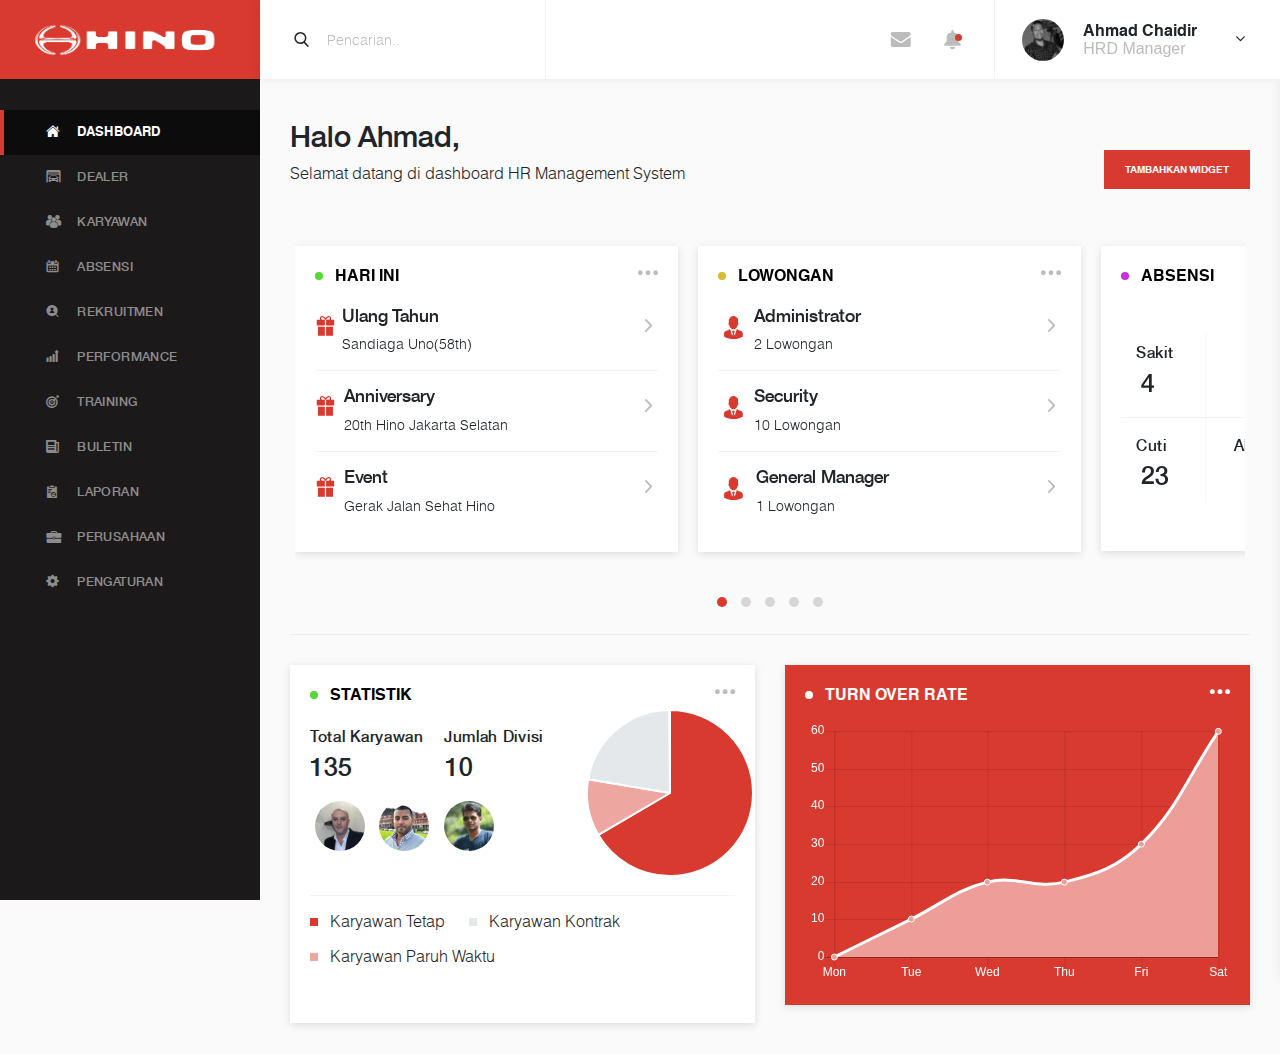
<file: index.html>
<!DOCTYPE html>
<html lang="en">
<head>
    <meta charset="UTF-8">
    <meta name="viewport" content="width=device-width, initial-scale=1.0">
    <meta http-equiv="X-UA-Compatible" content="ie=edge">
    <title>Admin Panel | Hino</title>

    <!-- Fonts -->
    <link rel="stylesheet" href="fonts/fonttello/css/fontello.css">
    <link rel="stylesheet" href="fonts/helveticaBold/helveticabold.css">
    <link rel="stylesheet" href="fonts/helveticaMedium/helveticamedium.css">
    <link rel="stylesheet" href="fonts/helveticaLight/helveticalight.css">

    <!-- Style -->
    <link rel="stylesheet" href="vendor/font-awesome/css/font-awesome.min.css">
    <link rel="stylesheet" href="vendor/themify-icons/css/themify-icons.css">
    <link rel="stylesheet" href="vendor/bootstrap/css/bootstrap.min.css">
    <link rel="stylesheet" href="https://cdnjs.cloudflare.com/ajax/libs/OwlCarousel2/2.2.1/assets/owl.carousel.min.css">
    <link rel="stylesheet" href="https://cdnjs.cloudflare.com/ajax/libs/OwlCarousel2/2.2.1/assets/owl.theme.default.min.css">
    <link rel="stylesheet" href="css/style.css">
    
    <!-- JS -->
    <script src="vendor/jquery/jquery.min.js"></script>
    <script src="vendor/popper/popper.min.js"></script>
    <script src="vendor/bootstrap/js/bootstrap.min.js"></script>
    <script src="vendor/chartjs/Chart.bundle.min.js"></script>
    <script src="vendor/chartjs/Chart.min.js"></script>
    <script src="https://cdnjs.cloudflare.com/ajax/libs/OwlCarousel2/2.2.1/owl.carousel.min.js"></script>
    <script src="js/hino.js"></script>
    
</head>
<body>

    <!-- Sidebar -->

    <aside class="sidebar">
        <header class="sidebar-header">
            <span class="logo">
                <a href="#"><img src="img/logo.png" alt="logo"></a>
            </span>
        </header>
        
        <nav class="sidebar-navigation">
            <ul class="menu">

                <li class="menu-item ">
                    <a href="" class="menu-link active">
                        <span class="icon-dashboardicon-"></span>
                        <span class="title">Dashboard</span>
                    </a>
                </li>

                <li class="menu-item">
                    <a href="dealer.html" class="menu-link">
                        <span class="icon-dealericon-"></span>
                        <span class="title">Dealer</span>
                    </a>
                </li>

                <li class="menu-item">
                    <a href="karyawan.html" class="menu-link">
                        <span class="icon-karyawanicon-"></span>
                        <span class="title">Karyawan</span>
                    </a>
                </li>

                <li class="menu-item">
                    <a href="absensi.html" class="menu-link">
                        <span class="icon-absensiicon-"></span>
                        <span class="title">Absensi</span>
                    </a>
                </li>

                <li class="menu-item">
                    <a href="" class="menu-link">
                        <span class="icon-rekrutmenicon-"></span>
                        <span class="title">Rekruitmen</span>
                    </a>
                </li>

                <li class="menu-item">
                    <a href="" class="menu-link">
                        <span class="icon-performanceicon-"></span>
                        <span class="title">Performance</span>
                    </a>
                </li>

                <li class="menu-item">
                    <a href="training.html" class="menu-link">
                        <span class="icon-trainingicon-"></span>
                        <span class="title">Training</span>
                    </a>
                </li>

                <li class="menu-item">
                    <a href="" class="menu-link">
                        <span class="icon-buletinicon-"></span>
                        <span class="title">Buletin</span>
                    </a>
                </li>

                <li class="menu-item">
                    <a href="" class="menu-link">
                        <span class="icon-laporanicon-"></span>
                        <span class="title">Laporan</span>
                    </a>
                </li>

                <li class="menu-item">
                    <a href="" class="menu-link">
                        <span class="icon-perusahaanicon-"></span>
                        <span class="title">Perusahaan</span>
                    </a>
                </li>

                <li class="menu-item">
                    <a href="" class="menu-link">
                        <span class="icon-pengaturanicon-"></span>
                        <span class="title">Pengaturan</span>
                    </a>
                </li>
            </ul>
        </nav>
    </aside>
    <!-- END Sidebar -->

    <!-- Topbar -->
    <header class="topbar">

        <div class="topbar-left">
            <div class="topbar-search d-none d-md-block">
                <i class="searchicon-"></i>
                <input type="text" placeholder="Pencarian.." class="input-search">
            </div>
            <div class="topbar-divider"></div>
        </div>

        <div class="topbar-right">
            <!-- avatar -->
            <div class="box-avatar" style="cursor:pointer" onclick="toggleNav()">
                <!-- <span style="cursor:pointer" onclick="openNav()"></span> -->
                <img class="avatar" src="img/avatar/1.jpg" alt="...">
                <span class="avatar-name">Ahmad Chaidir</span>
                <span class="avatar-job">HRD Manager</span>
                
                <span class="topbar-btn" id="dropdownMenuButton" data-toggle="dropdown" aria-haspopup="true" aria-expanded="false">
                    <i class="fa fa-angle-down arrow"></i>
                </span>

            </div>

            <div class="topbar-divider"></div>            
            <ul class="topbar-btns">
                <!-- message -->
                <li class="dropdown">
                    <span class="topbar-btn" id="dropdownMenuButton" data-toggle="dropdown" aria-haspopup="true" aria-expanded="false">
                        <i class="icon-mailicon- icon-mail"></i>
                        <div class="dropdown-menu" aria-labelledby="dropdownMenuButton">
                            <a class="dropdown-item" href="#">Action</a>
                            <a class="dropdown-item" href="#">Another action</a>
                            <a class="dropdown-item" href="#">Something else here</a>
                        </div>
                    </span>
                </li>
                
                <!-- notif -->
                <li class="dropdown">
                    <span class="topbar-btn has-new " id="dropdownMenuButton" data-toggle="dropdown" aria-haspopup="true" aria-expanded="false">
                        <i class="icon-notificationicon- icon-notif"></i>
                        <div class="dropdown-menu" aria-labelledby="dropdownMenuButton">
                            <a class="dropdown-item" href="#">Action</a>
                            <a class="dropdown-item" href="#">Another action</a>
                            <a class="dropdown-item" href="#">Something else here</a>
                        </div>
                    </span>
                </li>
            </ul>
        </div>
    </header>
    <!-- END Topbar -->
    <!-- Main Container -->

    <main class="main-container">
        <div class="main-content">
            <div class="row">

                <div class="col-md-9">
                    <h1 class="title-name">Halo Ahmad,</h1>
                    <p class="title-welcome">Selamat datang di dashboard HR Management System</p>
                </div>
                <div class="col-md-3 text-right">
                    <button class="btn btn-w-md btn-danger ">Tambahkan Widget</button>
                </div>

            <div id="owl-demo" class="owl-carousel owl-theme variable-width">
                
                <div class="item" style="width:383px">
                    <div class="card">
                        <header class="card-header">
                            <h4 class="card-title">Hari Ini</h4>
                            <span class="dot-header-1"></span>
                            <ul class="card-controls">
                                <li class="dropdown">
                                    <a data-toggle="dropdown" href="#"><i class="ti-more-alt more-alt"></i></a>
                                </li>
                            </ul>
                        </header>

                        <div class="card-body">
                            
                            <div class="card-body-content flexbox">
                                <i class="icon-birthdayicon- icon-birthday"></i>
                                    <div class="title-content">
                                        <h4 class="title-event-content">Ulang Tahun</h4>
                                        <p class="title-name-content">Sandiaga Uno(58th)</p>
                                    </div>
                                    <div class="text-right">
                                        <i class="icon-arrowicon- arrow-icon"></i>
                                    </div>
                            </div>
                            <div class="divider-2"></div>

                            <div class="card-body-content flexbox">
                                <i class="icon-birthdayicon- icon-birthday"></i>
                                    <div class="title-content-2">
                                        <h4 class="title-event-content">Anniversary</h4>
                                        <p class="title-name-content">20th Hino Jakarta Selatan</p>
                                    </div>
                                    <div class="text-right">
                                        <i class="icon-arrowicon- arrow-icon"></i>
                                    </div>
                            </div>
                            <div class="divider-2"></div>

                            <div class="card-body-content flexbox">
                                <i class="icon-birthdayicon- icon-birthday"></i>
                                    <div class="title-content-3">
                                        <h4 class="title-event-content">Event</h4>
                                        <p class="title-name-content">Gerak Jalan Sehat Hino</p>
                                    </div>
                                    <div class="text-right">
                                        <i class="icon-arrowicon- arrow-icon"></i>
                                    </div>
                            </div>
                        </div>
                    </div>
                </div>

                <div class="item" style="width:383px">
                    <div class="card">
                        <header class="card-header">
                            <h4 class="card-title">Lowongan</h4>
                            <span class="dot-header-2"></span>
                            <ul class="card-controls">
                                <li class="dropdown">
                                    <a data-toggle="dropdown" href="#"><i class="ti-more-alt more-alt"></i></a>
                                </li>
                            </ul>
                        </header>
                        <div class="card-body">

                            <div class="card-body-content flexbox">
                                <i class="icon-humanicon- icon-admin"></i>
                                    <div class="title-content-4">
                                        <h4 class="title-event-content">Administrator</h4>
                                        <p class="title-name-content">2 Lowongan</p>
                                    </div>
                                    <div class="text-right">
                                        <i class="icon-arrowicon- arrow-icon"></i>
                                    </div>
                            </div>
                            <div class="divider-2"></div>

                            <div class="card-body-content flexbox">
                                <i class="icon-humanicon- icon-admin"></i>
                                    <div class="title-content-5">
                                        <h4 class="title-event-content">Security</h4>
                                        <p class="title-name-content">10 Lowongan</p>
                                    </div>
                                    <div class="text-right">
                                        <i class="icon-arrowicon- arrow-icon"></i>
                                    </div>
                            </div>
                            <div class="divider-2"></div>

                            <div class="card-body-content flexbox">
                                    <i class="icon-humanicon- icon-admin"></i>
                                        <div class="title-content-6">
                                            <h4 class="title-event-content">General Manager</h4>
                                            <p class="title-name-content">1 Lowongan</p>
                                        </div>
                                        <div class="text-right">
                                            <i class="icon-arrowicon- arrow-icon"></i>
                                        </div>
                                </div>

                        </div>
                    </div>
                </div>

                <div class="item" style="width:210px">
                    <div class="card">
                        <header class="card-header">
                            <h4 class="card-title">Absensi</h4>
                            <span class="dot-header-3"></span>
                            <ul class="card-controls">
                                <li class="dropdown">
                                    <a data-toggle="dropdown" href="#"><i class="ti-more-alt more-alt"></i></a>
                                </li>
                            </ul>
                        </header>

                        <div class="card-body">
                            <div class="content-absen">
                                <!-- up -->
                                    <div class="box-up">
                                        <p class="text-absen">Sakit</p>
                                        <p class="text-absen">Izin</p>
                                    </div>

                                    <div class="box-value">
                                        <h4 class="text-value">4</h4>
                                        <h4 class="text-value">9</h4>
                                    </div>

                                    <div class="border-1"></div>
                                    <div class="border-2"></div>
                                <!-- down -->
                                    <div class="box-up">
                                        <p class="text-absen">Cuti</p>
                                        <p class="text-absen">Alpha</p>
                                    </div>

                                    <div class="box-value">
                                        <h4 class="text-value">23</h4>
                                        <h4 class="text-value">0</h4>
                                    </div>

                                    
                                
                            </div>
                        </div>
                    </div>
                </div>

                <div class="item" style="width:383px">
                    <div class="card">
                        <header class="card-header">
                            <h4 class="card-title">Hari Ini</h4>
                            <span class="dot-header-1"></span>
                            <ul class="card-controls">
                                <li class="dropdown">
                                    <a data-toggle="dropdown" href="#"><i class="ti-more-alt more-alt"></i></a>
                                </li>
                            </ul>
                        </header>

                        <div class="card-body">
                            
                            <div class="card-body-content flexbox">
                                <i class="icon-birthdayicon- icon-birthday"></i>
                                    <div class="title-content">
                                        <h4 class="title-event-content">Ulang Tahun</h4>
                                        <p class="title-name-content">Sandiaga Uno(58th)</p>
                                    </div>
                                    <div class="text-right">
                                        <i class="icon-arrowicon- arrow-icon"></i>
                                    </div>
                            </div>
                            <div class="divider-2"></div>

                            <div class="card-body-content flexbox">
                                <i class="icon-birthdayicon- icon-birthday"></i>
                                    <div class="title-content-2">
                                        <h4 class="title-event-content">Anniversary</h4>
                                        <p class="title-name-content">20th Hino Jakarta Selatan</p>
                                    </div>
                                    <div class="text-right">
                                        <i class="icon-arrowicon- arrow-icon"></i>
                                    </div>
                            </div>
                            <div class="divider-2"></div>

                            <div class="card-body-content flexbox">
                                <i class="icon-birthdayicon- icon-birthday"></i>
                                    <div class="title-content-3">
                                        <h4 class="title-event-content">Event</h4>
                                        <p class="title-name-content">Gerak Jalan Sehat Hino</p>
                                    </div>
                                    <div class="text-right">
                                        <i class="icon-arrowicon- arrow-icon"></i>
                                    </div>
                            </div>
                        </div>
                    </div>
                </div>

                <div class="item" style="width:383px">
                        <div class="card">
                            <header class="card-header">
                                <h4 class="card-title">Lowongan</h4>
                                <span class="dot-header-2"></span>
                                <ul class="card-controls">
                                    <li class="dropdown">
                                        <a data-toggle="dropdown" href="#"><i class="ti-more-alt more-alt"></i></a>
                                    </li>
                                </ul>
                            </header>
                            <div class="card-body">
    
                                <div class="card-body-content flexbox">
                                    <i class="icon-humanicon- icon-admin"></i>
                                        <div class="title-content-4">
                                            <h4 class="title-event-content">Administrator</h4>
                                            <p class="title-name-content">2 Lowongan</p>
                                        </div>
                                        <div class="text-right">
                                            <i class="icon-arrowicon- arrow-icon"></i>
                                        </div>
                                </div>
                                <div class="divider-2"></div>
    
                                <div class="card-body-content flexbox">
                                    <i class="icon-humanicon- icon-admin"></i>
                                        <div class="title-content-5">
                                            <h4 class="title-event-content">Security</h4>
                                            <p class="title-name-content">10 Lowongan</p>
                                        </div>
                                        <div class="text-right">
                                            <i class="icon-arrowicon- arrow-icon"></i>
                                        </div>
                                </div>
                                <div class="divider-2"></div>
    
                                <div class="card-body-content flexbox">
                                        <i class="icon-humanicon- icon-admin"></i>
                                            <div class="title-content-6">
                                                <h4 class="title-event-content">General Manager</h4>
                                                <p class="title-name-content">1 Lowongan</p>
                                            </div>
                                            <div class="text-right">
                                                <i class="icon-arrowicon- arrow-icon"></i>
                                            </div>
                                    </div>
    
                            </div>
                        </div>
                    </div>


                    <div class="item" style="width:210px">
                        <div class="card">
                            <header class="card-header">
                                <h4 class="card-title">Absensi</h4>
                                <span class="dot-header-3"></span>
                                <ul class="card-controls">
                                    <li class="dropdown">
                                        <a data-toggle="dropdown" href="#"><i class="ti-more-alt more-alt"></i></a>
                                    </li>
                                </ul>
                            </header>
    
                            <div class="card-body">

                                <div class="content-absen">
                                    <!-- up -->
                                        <div class="box-up">
                                            <p class="text-absen">Sakit</p>
                                            <p class="text-absen">Izin</p>
                                        </div>
    
                                        <div class="box-value">
                                            <h4 class="text-value">4</h4>
                                            <h4 class="text-value">9</h4>
                                        </div>
    
                                        <div class="border-1"></div>
                                        <div class="border-2"></div>
                                    <!-- down -->
                                        <div class="box-up">
                                            <p class="text-absen">Cuti</p>
                                            <p class="text-absen">Alpha</p>
                                        </div>
    
                                        <div class="box-value">
                                            <h4 class="text-value">23</h4>
                                            <h4 class="text-value">0</h4>
                                        </div>
    
                                </div>
                                
                            </div>
                        </div>
                    </div>

            </div>

                <div class="col-lg-12">
                    <div class="divider"></div>
                </div>

                <!--
          |‒‒‒‒‒‒‒‒‒‒‒‒‒‒‒‒‒‒‒‒‒‒‒‒‒‒‒‒‒‒‒‒‒‒‒‒‒‒‒‒‒‒‒‒‒‒‒‒‒‒‒‒‒‒‒‒‒‒‒‒‒‒‒‒‒‒‒‒‒‒‒‒‒‒
          | Pie chart
          |‒‒‒‒‒‒‒‒‒‒‒‒‒‒‒‒‒‒‒‒‒‒‒‒‒‒‒‒‒‒‒‒‒‒‒‒‒‒‒‒‒‒‒‒‒‒‒‒‒‒‒‒‒‒‒‒‒‒‒‒‒‒‒‒‒‒‒‒‒‒‒‒‒‒
          !-->
          <div class="col-lg-6">
                <div class="card">
                    <header class="card-header">
                        <h4 class="card-title">Statistik</h4>
                        <span class="dot-header-1"></span>
                        <ul class="card-controls">
                            <li class="dropdown">
                                <a data-toggle="dropdown" href="#"><i class="ti-more-alt more-alt"></i></a>
                            </li>
                        </ul>
                    </header>
    
                <div class="card-body">
                    
                        <div class="content-stat">
                            <!-- up -->
                                <div class="box-stat">
                                    <p class="text-stat">Total Karyawan</p>
                                    <p class="text-stat">Jumlah Divisi</p>
                                </div>

                                <div class="box-value-stat">
                                    <h4 class="stat-value">135</h4>
                                    <h4 class="stat-value">10</h4>
                                    <canvas class="mx-auto" id="chart-pie" width="180" height="180"></canvas>
                                </div>
                                <img src="img/avatar/3.jpg" alt="" class="avatar-card">
                                <img src="img/avatar/4.jpg" alt="" class="avatar-card">
                                <img src="img/avatar/2.jpg" alt="" class="avatar-card">          
                        </div>
                        
                        <div class="divider-3"></div>
                        <div class="stat-footer">
                            <span class="dot-header-5"></span> <span class="text-footer-stat">Karyawan Tetap</span>
                            <span class="dot-header-7"></span> <span class="text-footer-stat">Karyawan Kontrak</span>
                        
                            <p class="dot-header-6"></p> <p class="text-footer-stat-2">Karyawan Paruh Waktu</p>
                        </div>
                        

                </div>
            </div>
        </div>

        <div class="col-lg-6">
            <div class="card card-inverse card-danger">
                <header class="card-header">
                    <h4 class="card-title">Turn Over Rate</h4>
                    <span class="dot-header-4"></span>
                    <ul class="card-controls">
                        <li class="dropdown">
                            <a data-toggle="dropdown" href="#"><i class="ti-more-alt more-alt"></i></a>
                        </li>
                    </ul>
                </header>

                <div class="card-body">
                <canvas id="chart-area-1" width="408" height="250"></canvas>
                </div>
            </div>
        </div>

        <div class="col-md-6">
        <div class="sidenav">

            <!-- <a href="javascript:void(0)" class="closebtn" onclick="closeNav()">&times;</a> -->
           
                <div class="header-action clean-padding border-bottom">
                    <nav class="nav">
                        <a class="nav-link nav-link-qv" href="#">Tugas</a>
                        <a class="nav-link nav-link-qv active" href="#">Riwayat</a>
                    </nav>
                </div>

                <div class="content-qv qv-p-top">
                    <div class="col-xs-6"><img src="img/avatar/3.jpg" alt="" class="avatar-card qv-avatar"></div>
                    <div class="col-xs-6"> <span class="qv-ava">Muhammad Badrun <span class="qv-ket"> mengajukan izin sakit</span></span>
                        <p class="qv-jam">2 jam lalu</p></div>                   
                </div>
                <div class="divider-2"></div>

                <div class="content-qv">
                    <div class="col-xs-6"><img src="img/avatar/4.jpg" alt="" class="avatar-card qv-avatar"></div>
                    <div class="col-xs-6"> <span class="qv-ava">Azrul Azzam <span class="qv-ket"> mengikuti pelatihan kepemimpinan</span></span>
                        <p class="qv-jam">10 jam lalu</p></div>                   
                </div>
                <div class="divider-2"></div>

                <div class="content-qv">
                    <div class="col-xs-6"><img src="img/avatar/2.jpg" alt="" class="avatar-card qv-avatar"></div>
                    <div class="col-xs-6"> <span class="qv-ava">M. Ismail Alamsyah <span class="qv-ket"> melamar lowongan security</span></span>
                        <p class="qv-jam">3 hari lalu</p></div>                   
                </div>
                <div class="divider-2"></div>

                <div class="content-qv">
                    <div class="col-xs-6"><img src="img/avatar/3.jpg" alt="" class="avatar-card qv-avatar"></div>
                    <div class="col-xs-6"> <span class="qv-ava">Muhammad Badrun <span class="qv-ket"> mengajukan izin sakit</span></span>
                        <p class="qv-jam">2 jam lalu</p></div>                   
                </div>
                <div class="divider-2"></div>

                <div class="content-qv">
                    <div class="col-xs-6"><img src="img/avatar/3.jpg" alt="" class="avatar-card qv-avatar"></div>
                    <div class="col-xs-6"> <span class="qv-ava">Muhammad Badrun <span class="qv-ket"> mengajukan izin sakit</span></span>
                        <p class="qv-jam">2 jam lalu</p></div>                   
                </div>
                <div class="divider-2"></div>

                <div class="content-qv">
                    <div class="col-xs-6"><img src="img/avatar/3.jpg" alt="" class="avatar-card qv-avatar"></div>
                    <div class="col-xs-6"> <span class="qv-ava">Muhammad Badrun <span class="qv-ket"> mengajukan izin sakit</span></span>
                        <p class="qv-jam">2 jam lalu</p></div>                   
                </div>
                <div class="divider-2"></div>

        </div>
    </div>
          

            </div>
        </div>
    </main>

    

    <!-- End Container -->

    <script>

        // ==============================================
        // Pie chart
        //
        new Chart($("#chart-pie"), {
          type: 'pie',

          // Data
          //
          data: {
            datasets: [
              {
                data: [300, 50, 100],
                backgroundColor: [
                  '#d93a2f',
                  '#eea6a1',
                  '#e5e8eb'
                ]
              }]
          },

          // Options
          //
          options: {
            responsive: false
          }
        });

        // ==============================================
        // Area chart 1
        //
        new Chart($("#chart-area-1"), {
          type: 'line',

          // Data
          //
          data: {
            labels: ["Mon", "Tue", "Wed", "Thu", "Fri", "Sat"],
            
            datasets: [
              {
                label: "Revenue",
                backgroundColor: "#ed9e99",
                borderWidth: 0,
                borderColor: "#fff",
                data: [0, 10, 20, 20, 30, 60]
              }
            ]
          },

          // Options
          //
          options: {
            legend: {
              display: false
            },
            scales: {
            yAxes: [{
                ticks: {
                    beginAtZero:true,
                    fontColor: 'white'
                },
            }],
          xAxes: [{
                ticks: {
                    fontColor: 'white'
                },
            }]
        } 
          }
        });
    
    </script>

<script>
    // function openNav() {
    //     document.getElementById("mySidenav").style.right = "0";
    // }
    
    // function closeNav() {
    //     document.getElementById("mySidenav").style.right = "-284px";
    // }
    function toggleNav(){
        var target = $('.sidenav');
        if(target.hasClass('open')){
            target.removeClass('open');
        }else{
            target.addClass('open');
        }
    }
    </script>
</body>
</html>
</file>
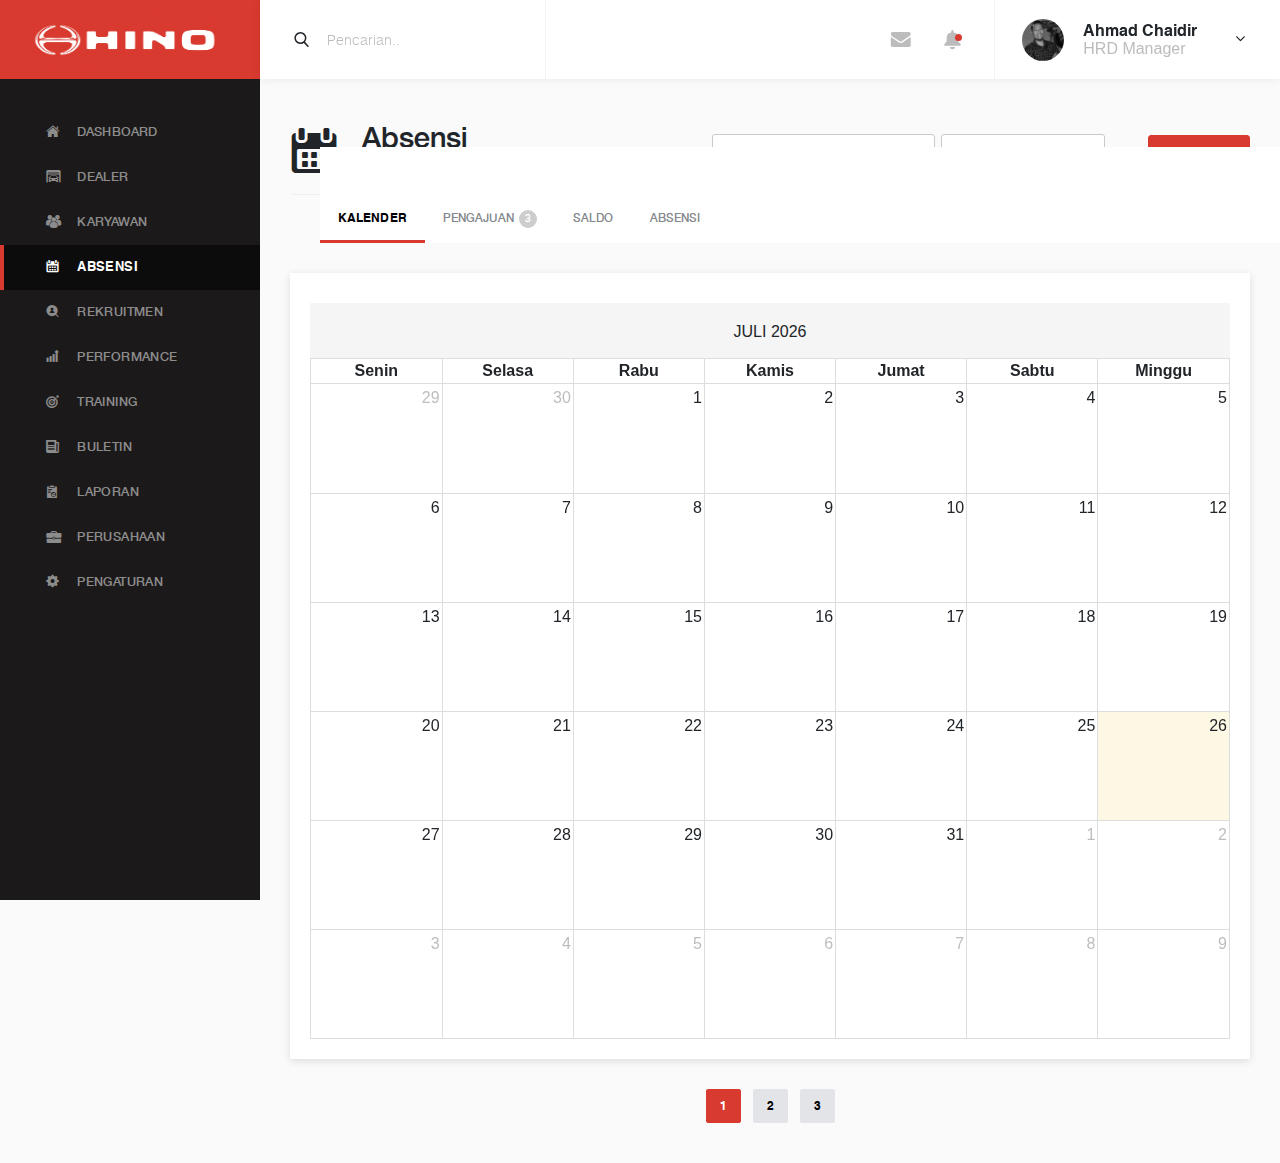
<file: absensi.html>
<!DOCTYPE html>
<html lang="en">
<head>
    <meta charset="UTF-8">
    <meta name="viewport" content="width=device-width, initial-scale=1.0">
    <meta http-equiv="X-UA-Compatible" content="ie=edge">
    <title>Admin Panel | Hino</title>

    <!-- Fonts -->
    <link rel="stylesheet" href="fonts/fonttello/css/fontello.css">
    <link rel="stylesheet" href="fonts/helveticaBold/helveticabold.css">
    <link rel="stylesheet" href="fonts/helveticaMedium/helveticamedium.css">
    <link rel="stylesheet" href="fonts/helveticaLight/helveticalight.css">

    <!-- Style -->
    <link rel="stylesheet" href="vendor/font-awesome/css/font-awesome.min.css">
    <link rel="stylesheet" href="vendor/themify-icons/css/themify-icons.css">
    <link rel="stylesheet" href="vendor/bootstrap/css/bootstrap.min.css">
    <link rel="stylesheet" href="https://cdnjs.cloudflare.com/ajax/libs/OwlCarousel2/2.2.1/assets/owl.carousel.min.css">
    <link rel="stylesheet" href="https://cdnjs.cloudflare.com/ajax/libs/OwlCarousel2/2.2.1/assets/owl.theme.default.min.css">
    <link rel="stylesheet" href="vendor/fullcalendar/fullcalendar.min.css">
    <link rel="stylesheet" href="css/style.css">
    
    <!-- JS -->
    <script src="vendor/jquery/jquery.min.js"></script>
    <script src="vendor/popper/popper.min.js"></script>
    <script src="vendor/bootstrap/js/bootstrap.min.js"></script>
    <script src="vendor/chartjs/Chart.bundle.min.js"></script>
    <script src="vendor/chartjs/Chart.min.js"></script>
    <script src="https://cdnjs.cloudflare.com/ajax/libs/OwlCarousel2/2.2.1/owl.carousel.min.js"></script>
    <script src="vendor/moment/moment.min.js"></script>
    <script src="vendor/fullcalendar/fullcalendar.min.js"></script>
    <script src="vendor/fullcalendar/locale-all.js"></script>
    <script src="js/hino.js"></script>
    
</head>
<body>

    <!-- Sidebar -->

    <aside class="sidebar">
        <header class="sidebar-header">
            <span class="logo">
                <a href="#"><img src="img/logo.png" alt="logo"></a>
            </span>
        </header>
        
        <nav class="sidebar-navigation">
            <ul class="menu">

                <li class="menu-item ">
                    <a href="index.html" class="menu-link ">
                        <span class="icon-dashboardicon-"></span>
                        <span class="title">Dashboard</span>
                    </a>
                </li>

                <li class="menu-item">
                    <a href="dealer.html" class="menu-link">
                        <span class="icon-dealericon-"></span>
                        <span class="title">Dealer</span>
                    </a>
                </li>

                <li class="menu-item">
                    <a href="karyawan.html" class="menu-link">
                        <span class="icon-karyawanicon-"></span>
                        <span class="title">Karyawan</span>
                    </a>
                </li>

                <li class="menu-item">
                    <a href="absensi.html" class="menu-link active">
                        <span class="icon-absensiicon-"></span>
                        <span class="title">Absensi</span>
                    </a>
                </li>

                <li class="menu-item">
                    <a href="" class="menu-link">
                        <span class="icon-rekrutmenicon-"></span>
                        <span class="title">Rekruitmen</span>
                    </a>
                </li>

                <li class="menu-item">
                    <a href="" class="menu-link">
                        <span class="icon-performanceicon-"></span>
                        <span class="title">Performance</span>
                    </a>
                </li>

                <li class="menu-item">
                    <a href="training.html" class="menu-link">
                        <span class="icon-trainingicon-"></span>
                        <span class="title">Training</span>
                    </a>
                </li>

                <li class="menu-item">
                    <a href="" class="menu-link">
                        <span class="icon-buletinicon-"></span>
                        <span class="title">Buletin</span>
                    </a>
                </li>

                <li class="menu-item">
                    <a href="" class="menu-link">
                        <span class="icon-laporanicon-"></span>
                        <span class="title">Laporan</span>
                    </a>
                </li>

                <li class="menu-item">
                    <a href="" class="menu-link">
                        <span class="icon-perusahaanicon-"></span>
                        <span class="title">Perusahaan</span>
                    </a>
                </li>

                <li class="menu-item">
                    <a href="" class="menu-link">
                        <span class="icon-pengaturanicon-"></span>
                        <span class="title">Pengaturan</span>
                    </a>
                </li>
            </ul>
        </nav>
    </aside>
    <!-- END Sidebar -->

    <!-- Topbar -->
    <header class="topbar">

        <div class="topbar-left">
            <div class="topbar-search d-none d-md-block">
                <i class="searchicon-"></i>
                <input type="text" placeholder="Pencarian.." class="input-search">
            </div>
            <div class="topbar-divider"></div>
        </div>

        <div class="topbar-right">
            <!-- avatar -->
            <div class="box-avatar">
                <img class="avatar" src="img/avatar/1.jpg" alt="...">
                <span class="avatar-name">Ahmad Chaidir</span>
                <span class="avatar-job">HRD Manager</span>
                
                <span class="topbar-btn" id="dropdownMenuButton" data-toggle="dropdown" aria-haspopup="true" aria-expanded="false">
                    <i class="fa fa-angle-down arrow"></i>
                    <div class="dropdown-menu" aria-labelledby="dropdownMenuButton">
                        <a class="dropdown-item" href="#">Action</a>
                        <a class="dropdown-item" href="#">Another action</a>
                        <a class="dropdown-item" href="#">Something else here</a>
                    </div>
                </span>

            </div>

            <div class="topbar-divider"></div>            
            <ul class="topbar-btns">
                <!-- message -->
                <li class="dropdown">
                    <span class="topbar-btn" id="dropdownMenuButton" data-toggle="dropdown" aria-haspopup="true" aria-expanded="false">
                        <i class="icon-mailicon- icon-mail"></i>
                        <div class="dropdown-menu" aria-labelledby="dropdownMenuButton">
                            <a class="dropdown-item" href="#">Action</a>
                            <a class="dropdown-item" href="#">Another action</a>
                            <a class="dropdown-item" href="#">Something else here</a>
                        </div>
                    </span>
                </li>
                
                <!-- notif -->
                <li class="dropdown">
                    <span class="topbar-btn has-new " id="dropdownMenuButton" data-toggle="dropdown" aria-haspopup="true" aria-expanded="false">
                        <i class="icon-notificationicon- icon-notif"></i>
                        <div class="dropdown-menu" aria-labelledby="dropdownMenuButton">
                            <a class="dropdown-item" href="#">Action</a>
                            <a class="dropdown-item" href="#">Another action</a>
                            <a class="dropdown-item" href="#">Something else here</a>
                        </div>
                    </span>
                </li>
            </ul>
        </div>
    </header>
    <!-- END Topbar -->
    <!-- Main Container -->

    <main class="main-container">
        <div class="main-content">
            <div class="row">

                <div class="col-md-6">
                    <i class="icon-absensiicon- icon-dealer"></i>

                    <div class="title-dealer">
                        <h1 class="title-name-dealer">Absensi</h1>
                        <p class="title-welcome-dealer">Absensi Karyawan HINO</p>
                    </div>
                </div>

                <div class="col-md-6 text-right">

                    <div class="dealer-search absen-search">
                        <i class="searchicon- icon-search-dealer icon-absen"></i>
                        <input type="text" placeholder="Nama / Kode Karyawan" class="input-search-2 input-absen">
                    </div>

                    
                   
                    <button class="btn btn-w-md btn-gray btn-absen-filter">Jenis Time-Off<i class="fa fa-angle-down arrow-2"></i></button>
                    <button class="btn btn-w-md btn-danger btn-absen">Cari</i></button>
                </div>

                <div class="divider-4"></div>

                <div class="col-md-6">
                    <div class="header-action">
                        <nav class="nav">
                            <a class="nav-link active" href="#">Kalender</a>
                            <a class="nav-link" href="#">Pengajuan<span class="badge badge-pill badge-info">3</span></a>
                            <a class="nav-link" href="#">Saldo</a>
                            <a class="nav-link" href="#">Absensi</a>
                        </nav>
                    </div>
                </div>
                    <div class="col-md-6 text-right">
                        <div class="title-value">
                        Jumlah Karyawan Off : <span class="value-text">12</span>
                    </div>
                </div>

                <div class="col-12">
                        <div class="main-content">
                            <div class="card card-body">
                                <div id="calendar"></div>
                            </div>
                        </div>
                    </div>
                </div>

                    <nav class="col-md-12">
                        <ul class="pagination justify-content-center">
                            <li class="page-item disabled">
                            </li>
                            <li class="page-item active">
                            <a class="page-link" href="#">1</a>
                            </li>
                            <li class="page-item"><a class="page-link" href="#">2</a></li>
                            <li class="page-item"><a class="page-link" href="#">3</a></li>
                            <li class="page-item">
                            </li>
                        </ul>
                    </nav>




            </div>
        </div>
    </main>

    <!-- End Container -->

    <script>
    $(document).ready(function() {
    var initialLocaleCode = 'id';

    $('#calendar').fullCalendar({
        
        header: {
        left: '',
        center: 'title',
        right: '',
        },
        dayNamesShort: ['Minggu','Senin','Selasa','Rabu','Kamis','Jumat','Sabtu'],
        
        locale: initialLocaleCode
    });
    });
    
    </script>

</body>
</html>
</file>
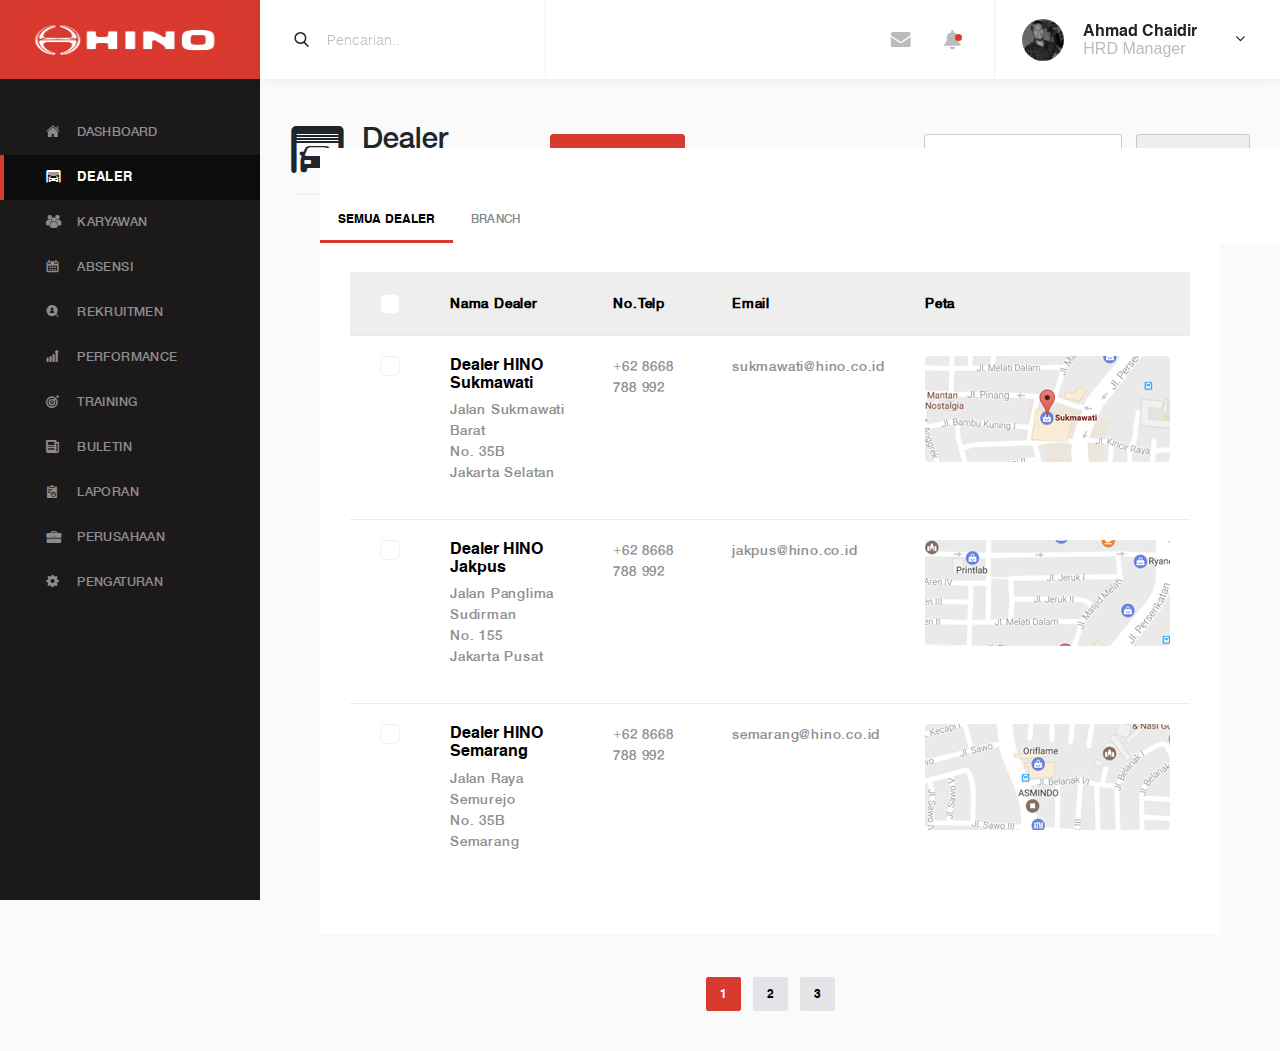
<file: dealer.html>
<!DOCTYPE html>
<html lang="en">
<head>
    <meta charset="UTF-8">
    <meta name="viewport" content="width=device-width, initial-scale=1.0">
    <meta http-equiv="X-UA-Compatible" content="ie=edge">
    <title>Admin Panel | Hino</title>

    <!-- Fonts -->
    <link rel="stylesheet" href="fonts/fonttello/css/fontello.css">
    <link rel="stylesheet" href="fonts/helveticaBold/helveticabold.css">
    <link rel="stylesheet" href="fonts/helveticaMedium/helveticamedium.css">
    <link rel="stylesheet" href="fonts/helveticaLight/helveticalight.css">

    <!-- Style -->
    <link rel="stylesheet" href="vendor/font-awesome/css/font-awesome.min.css">
    <link rel="stylesheet" href="vendor/themify-icons/css/themify-icons.css">
    <link rel="stylesheet" href="vendor/bootstrap/css/bootstrap.min.css">
    <link rel="stylesheet" href="https://cdnjs.cloudflare.com/ajax/libs/OwlCarousel2/2.2.1/assets/owl.carousel.min.css">
    <link rel="stylesheet" href="https://cdnjs.cloudflare.com/ajax/libs/OwlCarousel2/2.2.1/assets/owl.theme.default.min.css">
    <link rel="stylesheet" href="css/style.css">
    
    <!-- JS -->
    <script src="vendor/jquery/jquery.min.js"></script>
    <script src="vendor/popper/popper.min.js"></script>
    <script src="vendor/bootstrap/js/bootstrap.min.js"></script>
    <script src="vendor/chartjs/Chart.bundle.min.js"></script>
    <script src="vendor/chartjs/Chart.min.js"></script>
    <script src="https://cdnjs.cloudflare.com/ajax/libs/OwlCarousel2/2.2.1/owl.carousel.min.js"></script>
    <script src="js/hino.js"></script>
    
</head>
<body>

    <!-- Sidebar -->

    <aside class="sidebar">
        <header class="sidebar-header">
            <span class="logo">
                <a href="#"><img src="img/logo.png" alt="logo"></a>
            </span>
        </header>
        
        <nav class="sidebar-navigation">
            <ul class="menu">

                <li class="menu-item ">
                    <a href="index.html" class="menu-link ">
                        <span class="icon-dashboardicon-"></span>
                        <span class="title">Dashboard</span>
                    </a>
                </li>

                <li class="menu-item">
                    <a href="dealer.html" class="menu-link active">
                        <span class="icon-dealericon-"></span>
                        <span class="title">Dealer</span>
                    </a>
                </li>

                <li class="menu-item">
                    <a href="karyawan.html" class="menu-link">
                        <span class="icon-karyawanicon-"></span>
                        <span class="title">Karyawan</span>
                    </a>
                </li>

                <li class="menu-item">
                    <a href="absensi.html" class="menu-link">
                        <span class="icon-absensiicon-"></span>
                        <span class="title">Absensi</span>
                    </a>
                </li>

                <li class="menu-item">
                    <a href="" class="menu-link">
                        <span class="icon-rekrutmenicon-"></span>
                        <span class="title">Rekruitmen</span>
                    </a>
                </li>

                <li class="menu-item">
                    <a href="" class="menu-link">
                        <span class="icon-performanceicon-"></span>
                        <span class="title">Performance</span>
                    </a>
                </li>

                <li class="menu-item">
                    <a href="training.html" class="menu-link">
                        <span class="icon-trainingicon-"></span>
                        <span class="title">Training</span>
                    </a>
                </li>

                <li class="menu-item">
                    <a href="" class="menu-link">
                        <span class="icon-buletinicon-"></span>
                        <span class="title">Buletin</span>
                    </a>
                </li>

                <li class="menu-item">
                    <a href="" class="menu-link">
                        <span class="icon-laporanicon-"></span>
                        <span class="title">Laporan</span>
                    </a>
                </li>

                <li class="menu-item">
                    <a href="" class="menu-link">
                        <span class="icon-perusahaanicon-"></span>
                        <span class="title">Perusahaan</span>
                    </a>
                </li>

                <li class="menu-item">
                    <a href="" class="menu-link">
                        <span class="icon-pengaturanicon-"></span>
                        <span class="title">Pengaturan</span>
                    </a>
                </li>
            </ul>
        </nav>
    </aside>
    <!-- END Sidebar -->

    <!-- Topbar -->
    <header class="topbar">

        <div class="topbar-left">
            <div class="topbar-search d-none d-md-block">
                <i class="searchicon-"></i>
                <input type="text" placeholder="Pencarian.." class="input-search">
            </div>
            <div class="topbar-divider"></div>
        </div>

        <div class="topbar-right">
            <!-- avatar -->
            <div class="box-avatar">
                <img class="avatar" src="img/avatar/1.jpg" alt="...">
                <span class="avatar-name">Ahmad Chaidir</span>
                <span class="avatar-job">HRD Manager</span>
                
                <span class="topbar-btn" id="dropdownMenuButton" data-toggle="dropdown" aria-haspopup="true" aria-expanded="false">
                    <i class="fa fa-angle-down arrow"></i>
                    <div class="dropdown-menu" aria-labelledby="dropdownMenuButton">
                        <a class="dropdown-item" href="#">Action</a>
                        <a class="dropdown-item" href="#">Another action</a>
                        <a class="dropdown-item" href="#">Something else here</a>
                    </div>
                </span>

            </div>

            <div class="topbar-divider"></div>            
            <ul class="topbar-btns">
                <!-- message -->
                <li class="dropdown">
                    <span class="topbar-btn" id="dropdownMenuButton" data-toggle="dropdown" aria-haspopup="true" aria-expanded="false">
                        <i class="icon-mailicon- icon-mail"></i>
                        <div class="dropdown-menu" aria-labelledby="dropdownMenuButton">
                            <a class="dropdown-item" href="#">Action</a>
                            <a class="dropdown-item" href="#">Another action</a>
                            <a class="dropdown-item" href="#">Something else here</a>
                        </div>
                    </span>
                </li>
                
                <!-- notif -->
                <li class="dropdown">
                    <span class="topbar-btn has-new " id="dropdownMenuButton" data-toggle="dropdown" aria-haspopup="true" aria-expanded="false">
                        <i class="icon-notificationicon- icon-notif"></i>
                        <div class="dropdown-menu" aria-labelledby="dropdownMenuButton">
                            <a class="dropdown-item" href="#">Action</a>
                            <a class="dropdown-item" href="#">Another action</a>
                            <a class="dropdown-item" href="#">Something else here</a>
                        </div>
                    </span>
                </li>
            </ul>
        </div>
    </header>
    <!-- END Topbar -->
    <!-- Main Container -->

    <main class="main-container">
        <div class="main-content">
            <div class="row">

                <div class="col-md-6">
                    <i class="icon-dealericon- icon-dealer"></i>

                    <div class="title-dealer">
                        <h1 class="title-name-dealer">Dealer</h1>
                        <p class="title-welcome-dealer">List Dealer di Indonesia</p>
                    </div>

                    <button class="btn btn-w-md btn-danger btn-dealer">+ Tambah Dealer</button>
                </div>

                <div class="col-md-6 text-right">

                    <div class="dealer-search">
                        <i class="searchicon- icon-search-dealer"></i>
                        <input type="text" placeholder="Cari Dealer / Branch" class="input-search-2">
                    </div>

                    <button class="btn btn-w-md btn-gray btn-filter"><i class="icon-filtericon- icon-filter"></i> Filter <i class="fa fa-angle-down arrow-2"></i></button>
                </div>

                <div class="divider-4"></div>

                <div class="col-md-6">
                    <div class="header-action">
                        <nav class="nav">
                            <a class="nav-link active" href="#">Semua Dealer</a>
                            <a class="nav-link" href="#">Branch</a>
                        </nav>
                    </div>
                </div>
                    <div class="col-md-6 text-right">
                        <div class="title-value">
                        Jumlah Dealer : <span class="value-text">58</span>
                    </div>
                </div>

                <div class="col-12">

                    <div class="card-table">
                        <h4 class="card-title"></h4>
        
                        <div class="card-body-table">
        
                        <table class="table table-dealer">
                            <thead class="bg-gray">
                            <tr>
                                <th style="width: 5px;">
                                    <label class="container">
                                        <input type="checkbox" onClick="toggle(this)">
                                        <span class="checkmark"></span>
                                    </label>
                                </th>
                                <th>Nama Dealer</th>
                                <th>No.Telp</th>
                                <th>Email</th>
                                <th>Peta</th>
                            </tr>
                            </thead>
                            <tbody>
                            <tr>
                                <th scope="row">
                                    <label class="container">
                                        <input type="checkbox" name="foo">
                                        <span class="checkmark"></span>
                                    </label>
                                </th>
                                <td><h4 class="name-dealer">Dealer HINO Sukmawati</h4> <p class="text-name">Jalan Sukmawati Barat <br> No. 35B <br>Jakarta Selatan</p></td>
                                <td>+62 8668 788 992</td>
                                <td>sukmawati@hino.co.id</td>
                                <td><img src="img/map-1.jpg" alt=""></td>
                            </tr>
                            <tr>
                                <th scope="row">
                                    <label class="container">
                                        <input type="checkbox" name="foo">
                                        <span class="checkmark"></span>
                                    </label>
                                </th>
                                <td><h4 class="name-dealer">Dealer HINO Jakpus</h4> <p class="text-name">Jalan Panglima Sudirman <br> No. 155 <br>Jakarta Pusat</p></td>
                                <td>+62 8668 788 992</td>
                                <td>jakpus@hino.co.id</td>
                                <td><img src="img/map-2.jpg" alt=""></td>
                            </tr>
                            <tr>
                                <th scope="row">
                                    <label class="container">
                                        <input type="checkbox" name="foo">
                                        <span class="checkmark"></span>
                                    </label>
                                </th>
                                <td><h4 class="name-dealer">Dealer HINO Semarang</h4> <p class="text-name">Jalan Raya Semurejo <br> No. 35B <br>Semarang</p></td>
                                <td>+62 8668 788 992</td>
                                <td>semarang@hino.co.id</td>
                                <td><img src="img/map-3.jpg" alt=""></td>
                            </tr>
                            </tbody>
                        </table>
                        </div>
                        
                    </div>
                    </div>

                    <nav class="col-md-12">
                        <ul class="pagination justify-content-center">
                            <li class="page-item disabled">
                            </li>
                            <li class="page-item active">
                            <a class="page-link" href="#">1</a>
                            </li>
                            <li class="page-item"><a class="page-link" href="#">2</a></li>
                            <li class="page-item"><a class="page-link" href="#">3</a></li>
                            <li class="page-item">
                            </li>
                        </ul>
                    </nav>



            </div>
        </div>
    </main>

    <!-- End Container -->

</body>
</html>
</file>
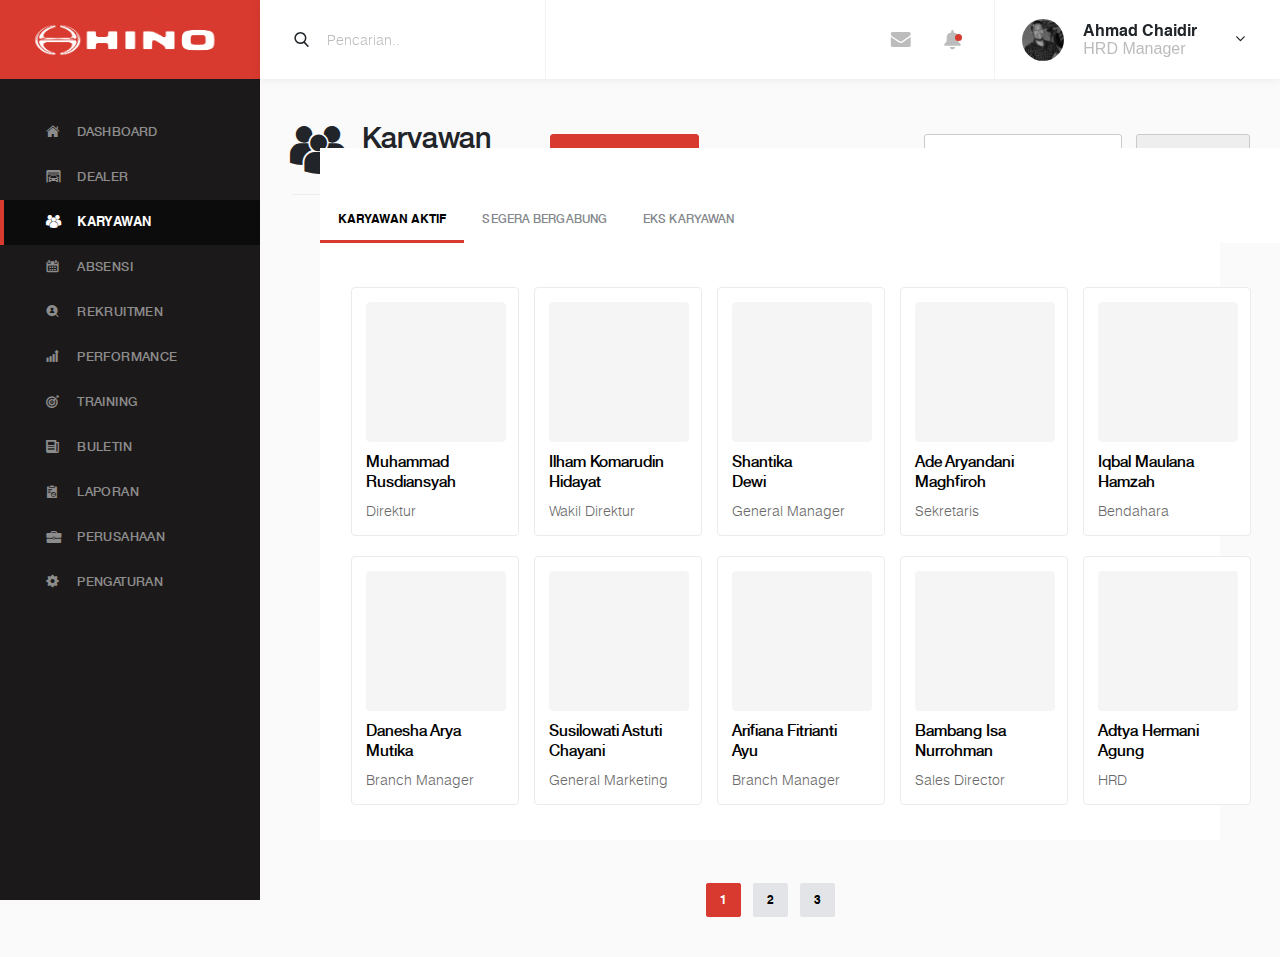
<file: karyawan.html>
<!DOCTYPE html>
<html lang="en">
<head>
    <meta charset="UTF-8">
    <meta name="viewport" content="width=device-width, initial-scale=1.0">
    <meta http-equiv="X-UA-Compatible" content="ie=edge">
    <title>Admin Panel | Hino</title>

    <!-- Fonts -->
    <link rel="stylesheet" href="fonts/fonttello/css/fontello.css">
    <link rel="stylesheet" href="fonts/helveticaBold/helveticabold.css">
    <link rel="stylesheet" href="fonts/helveticaMedium/helveticamedium.css">
    <link rel="stylesheet" href="fonts/helveticaLight/helveticalight.css">

    <!-- Style -->
    <link rel="stylesheet" href="vendor/font-awesome/css/font-awesome.min.css">
    <link rel="stylesheet" href="vendor/themify-icons/css/themify-icons.css">
    <link rel="stylesheet" href="vendor/bootstrap/css/bootstrap.min.css">
    <link rel="stylesheet" href="https://cdnjs.cloudflare.com/ajax/libs/OwlCarousel2/2.2.1/assets/owl.carousel.min.css">
    <link rel="stylesheet" href="https://cdnjs.cloudflare.com/ajax/libs/OwlCarousel2/2.2.1/assets/owl.theme.default.min.css">
    <link rel="stylesheet" href="css/style.css">
    
    <!-- JS -->
    <script src="vendor/jquery/jquery.min.js"></script>
    <script src="vendor/popper/popper.min.js"></script>
    <script src="vendor/bootstrap/js/bootstrap.min.js"></script>
    <script src="vendor/chartjs/Chart.bundle.min.js"></script>
    <script src="vendor/chartjs/Chart.min.js"></script>
    <script src="https://cdnjs.cloudflare.com/ajax/libs/OwlCarousel2/2.2.1/owl.carousel.min.js"></script>
    <script src="js/hino.js"></script>
    
</head>
<body>

    <!-- Sidebar -->

    <aside class="sidebar">
        <header class="sidebar-header">
            <span class="logo">
                <a href="#"><img src="img/logo.png" alt="logo"></a>
            </span>
        </header>
        
        <nav class="sidebar-navigation">
            <ul class="menu">

                <li class="menu-item ">
                    <a href="index.html" class="menu-link">
                        <span class="icon-dashboardicon-"></span>
                        <span class="title">Dashboard</span>
                    </a>
                </li>

                <li class="menu-item">
                    <a href="dealer.html" class="menu-link">
                        <span class="icon-dealericon-"></span>
                        <span class="title">Dealer</span>
                    </a>
                </li>

                <li class="menu-item">
                    <a href="karyawan.html" class="menu-link active">
                        <span class="icon-karyawanicon-"></span>
                        <span class="title">Karyawan</span>
                    </a>
                </li>

                <li class="menu-item">
                    <a href="absensi.html" class="menu-link">
                        <span class="icon-absensiicon-"></span>
                        <span class="title">Absensi</span>
                    </a>
                </li>

                <li class="menu-item">
                    <a href="" class="menu-link">
                        <span class="icon-rekrutmenicon-"></span>
                        <span class="title">Rekruitmen</span>
                    </a>
                </li>

                <li class="menu-item">
                    <a href="" class="menu-link">
                        <span class="icon-performanceicon-"></span>
                        <span class="title">Performance</span>
                    </a>
                </li>

                <li class="menu-item">
                    <a href="training.html" class="menu-link">
                        <span class="icon-trainingicon-"></span>
                        <span class="title">Training</span>
                    </a>
                </li>

                <li class="menu-item">
                    <a href="" class="menu-link">
                        <span class="icon-buletinicon-"></span>
                        <span class="title">Buletin</span>
                    </a>
                </li>

                <li class="menu-item">
                    <a href="" class="menu-link">
                        <span class="icon-laporanicon-"></span>
                        <span class="title">Laporan</span>
                    </a>
                </li>

                <li class="menu-item">
                    <a href="" class="menu-link">
                        <span class="icon-perusahaanicon-"></span>
                        <span class="title">Perusahaan</span>
                    </a>
                </li>

                <li class="menu-item">
                    <a href="" class="menu-link">
                        <span class="icon-pengaturanicon-"></span>
                        <span class="title">Pengaturan</span>
                    </a>
                </li>
            </ul>
        </nav>
    </aside>
    <!-- END Sidebar -->

    <!-- Topbar -->
    <header class="topbar">

        <div class="topbar-left">
            <div class="topbar-search d-none d-md-block">
                <i class="searchicon-"></i>
                <input type="text" placeholder="Pencarian.." class="input-search">
            </div>
            <div class="topbar-divider"></div>
        </div>

        <div class="topbar-right">
            <!-- avatar -->
            <div class="box-avatar">
                <img class="avatar" src="img/avatar/1.jpg" alt="...">
                <span class="avatar-name">Ahmad Chaidir</span>
                <span class="avatar-job">HRD Manager</span>
                
                <span class="topbar-btn" id="dropdownMenuButton" data-toggle="dropdown" aria-haspopup="true" aria-expanded="false">
                    <i class="fa fa-angle-down arrow"></i>
                    <div class="dropdown-menu" aria-labelledby="dropdownMenuButton">
                        <a class="dropdown-item" href="#">Action</a>
                        <a class="dropdown-item" href="#">Another action</a>
                        <a class="dropdown-item" href="#">Something else here</a>
                    </div>
                </span>

            </div>

            <div class="topbar-divider"></div>            
            <ul class="topbar-btns">
                <!-- message -->
                <li class="dropdown">
                    <span class="topbar-btn" id="dropdownMenuButton" data-toggle="dropdown" aria-haspopup="true" aria-expanded="false">
                        <i class="icon-mailicon- icon-mail"></i>
                        <div class="dropdown-menu" aria-labelledby="dropdownMenuButton">
                            <a class="dropdown-item" href="#">Action</a>
                            <a class="dropdown-item" href="#">Another action</a>
                            <a class="dropdown-item" href="#">Something else here</a>
                        </div>
                    </span>
                </li>
                
                <!-- notif -->
                <li class="dropdown">
                    <span class="topbar-btn has-new " id="dropdownMenuButton" data-toggle="dropdown" aria-haspopup="true" aria-expanded="false">
                        <i class="icon-notificationicon- icon-notif"></i>
                        <div class="dropdown-menu" aria-labelledby="dropdownMenuButton">
                            <a class="dropdown-item" href="#">Action</a>
                            <a class="dropdown-item" href="#">Another action</a>
                            <a class="dropdown-item" href="#">Something else here</a>
                        </div>
                    </span>
                </li>
            </ul>
        </div>
    </header>
    <!-- END Topbar -->
    <!-- Main Container -->

    <main class="main-container">
        <div class="main-content">
            <div class="row">

                <div class="col-md-6">
                    <i class="icon-karyawanicon- icon-dealer"></i>

                    <div class="title-dealer">
                        <h1 class="title-name-dealer">Karyawan</h1>
                        <p class="title-welcome-dealer">Karyawan HINO</p>
                    </div>

                    <button class="btn btn-w-md btn-danger btn-dealer">+ Tambah Karyawan</button>
                </div>

                <div class="col-md-6 text-right">

                    <div class="dealer-search">
                        <i class="searchicon- icon-search-dealer"></i>
                        <input type="text" placeholder="Cari Karyawan" class="input-search-2">
                    </div>

                    <button class="btn btn-w-md btn-gray btn-filter"><i class="icon-filtericon- icon-filter"></i> Filter <i class="fa fa-angle-down arrow-2"></i></button>
                </div>

                <div class="divider-4"></div>

                <div class="col-md-6">
                    <div class="header-action">
                        <nav class="nav">
                            <a class="nav-link active" href="#">Karyawan Aktif</a>
                            <a class="nav-link" href="#">Segera Bergabung</a>
                            <a class="nav-link" href="#">Eks Karyawan</a>
                        </nav>
                    </div>
                </div>
                    <div class="col-md-6 text-right">
                        <div class="title-value">
                        Jumlah Karyawan : <span class="value-text">1855</span>
                    </div>
                </div>

                <div class="col-12">

                    <div class="card-table">
                        <h4 class="card-title"></h4>
        
                        <div class="card-body-table">
                            <div class="col-lg-6 prefix">
                                <div class="box-karyawan">
                                    <div class="content-karyawan">
                                        <img src="img/avatar/5.jpg" alt="" class="avatar-karyawan">
                                        <h4 class="name-karyawan">Muhammad <br> Rusdiansyah</h4>
                                        <p class="job-karyawan">Direktur</p>
                                    </div>

                                    <div class="content-karyawan">
                                        <img src="img/avatar/5.jpg" alt="" class="avatar-karyawan">
                                        <h4 class="name-karyawan">Ilham Komarudin<br> Hidayat</h4>
                                        <p class="job-karyawan">Wakil Direktur</p>
                                    </div>

                                    <div class="content-karyawan">
                                        <img src="img/avatar/5.jpg" alt="" class="avatar-karyawan" >
                                        <h4 class="name-karyawan">Shantika<br>Dewi</h4>
                                        <p class="job-karyawan">General Manager</p>
                                    </div>

                                    <div class="content-karyawan">
                                        <img src="img/avatar/5.jpg" alt="" class="avatar-karyawan">
                                        <h4 class="name-karyawan">Ade Aryandani <br> Maghfiroh</h4>
                                        <p class="job-karyawan">Sekretaris</p>
                                    </div>

                                    <div class="content-karyawan">
                                        <img src="img/avatar/5.jpg" alt="" class="avatar-karyawan">
                                        <h4 class="name-karyawan">Iqbal Maulana <br> Hamzah</h4>
                                        <p class="job-karyawan">Bendahara</p>
                                    </div>
                                </div>
                            </div>

                            <div class="col-lg-6 prefix">
                                <div class="box-karyawan">
                                    <div class="content-karyawan">
                                            <img src="img/avatar/5.jpg" alt="" class="avatar-karyawan">
                                            <h4 class="name-karyawan">Danesha Arya <br> Mutika</h4>
                                            <p class="job-karyawan">Branch Manager</p>
                                        </div>
    
                                        <div class="content-karyawan">
                                            <img src="img/avatar/5.jpg" alt="" class="avatar-karyawan">
                                            <h4 class="name-karyawan">Susilowati Astuti <br> Chayani</h4>
                                            <p class="job-karyawan">General Marketing</p>
                                        </div>
    
                                        <div class="content-karyawan">
                                            <img src="img/avatar/5.jpg" alt="" class="avatar-karyawan">
                                            <h4 class="name-karyawan">Arifiana Fitrianti<br> Ayu</h4>
                                            <p class="job-karyawan">Branch Manager</p>
                                        </div>
    
                                        <div class="content-karyawan">
                                            <img src="img/avatar/5.jpg" alt="" class="avatar-karyawan">
                                            <h4 class="name-karyawan">Bambang Isa <br> Nurrohman</h4>
                                            <p class="job-karyawan">Sales Director</p>
                                        </div>
    
                                        <div class="content-karyawan">
                                            <img src="img/avatar/5.jpg" alt="" class="avatar-karyawan">
                                            <h4 class="name-karyawan">Adtya Hermani<br> Agung</h4>
                                            <p class="job-karyawan">HRD</p>
                                        </div>
                                    </div>
                                </div>
                            </div>
                            
                        
                        </div>
                        
                    </div>
                </div>

                    <nav class="col-md-12">
                        <ul class="pagination justify-content-center">
                            <li class="page-item disabled">
                            </li>
                            <li class="page-item active">
                            <a class="page-link" href="#">1</a>
                            </li>
                            <li class="page-item"><a class="page-link" href="#">2</a></li>
                            <li class="page-item"><a class="page-link" href="#">3</a></li>
                            <li class="page-item">
                            </li>
                        </ul>
                    </nav>



            </div>
        </div>
    </main>

    <!-- End Container -->

</body>
</html>
</file>
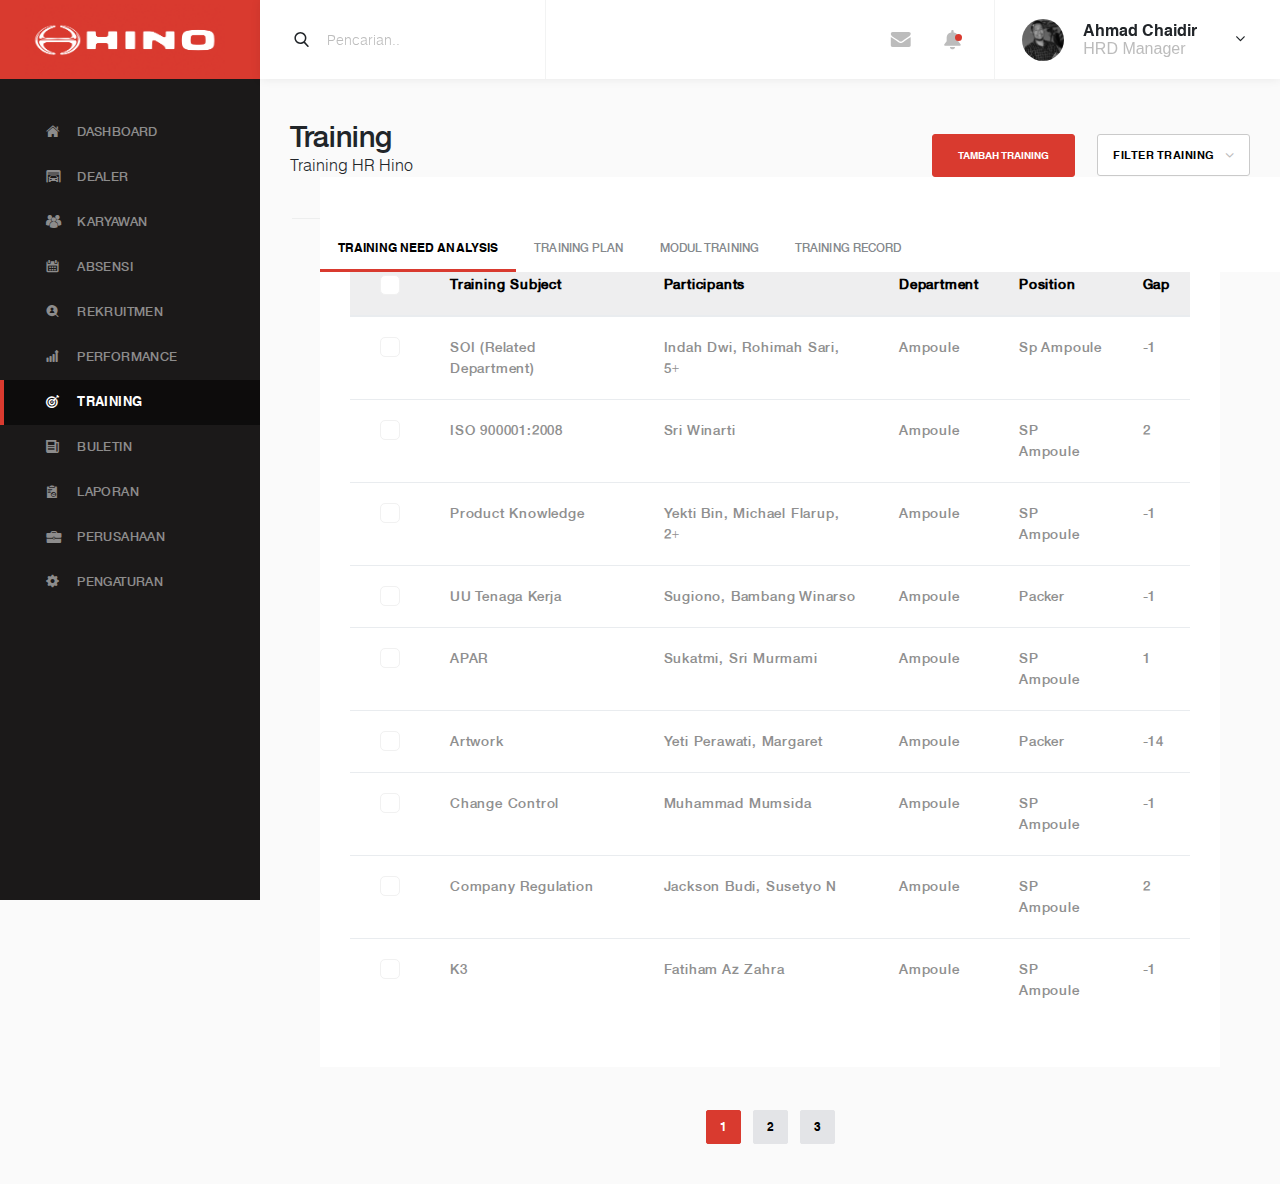
<file: training.html>
<!DOCTYPE html>
<html lang="en">
<head>
    <meta charset="UTF-8">
    <meta name="viewport" content="width=device-width, initial-scale=1.0">
    <meta http-equiv="X-UA-Compatible" content="ie=edge">
    <title>Admin Panel | Hino</title>

    <!-- Fonts -->
    <link rel="stylesheet" href="fonts/fonttello/css/fontello.css">
    <link rel="stylesheet" href="fonts/helveticaBold/helveticabold.css">
    <link rel="stylesheet" href="fonts/helveticaMedium/helveticamedium.css">
    <link rel="stylesheet" href="fonts/helveticaLight/helveticalight.css">

    <!-- Style -->
    <link rel="stylesheet" href="vendor/font-awesome/css/font-awesome.min.css">
    <link rel="stylesheet" href="vendor/themify-icons/css/themify-icons.css">
    <link rel="stylesheet" href="vendor/bootstrap/css/bootstrap.min.css">
    <link rel="stylesheet" href="https://cdnjs.cloudflare.com/ajax/libs/OwlCarousel2/2.2.1/assets/owl.carousel.min.css">
    <link rel="stylesheet" href="https://cdnjs.cloudflare.com/ajax/libs/OwlCarousel2/2.2.1/assets/owl.theme.default.min.css">
    <link rel="stylesheet" href="css/style.css">
    
    <!-- JS -->
    <script src="vendor/jquery/jquery.min.js"></script>
    <script src="vendor/popper/popper.min.js"></script>
    <script src="vendor/bootstrap/js/bootstrap.min.js"></script>
    <script src="vendor/chartjs/Chart.bundle.min.js"></script>
    <script src="vendor/chartjs/Chart.min.js"></script>
    <script src="https://cdnjs.cloudflare.com/ajax/libs/OwlCarousel2/2.2.1/owl.carousel.min.js"></script>
    <script src="js/hino.js"></script>
    
</head>
<body>

    <!-- Sidebar -->

    <aside class="sidebar">
        <header class="sidebar-header">
            <span class="logo">
                <a href="#"><img src="img/logo.png" alt="logo"></a>
            </span>
        </header>
        
        <nav class="sidebar-navigation">
            <ul class="menu">

                <li class="menu-item ">
                    <a href="index.html" class="menu-link ">
                        <span class="icon-dashboardicon-"></span>
                        <span class="title">Dashboard</span>
                    </a>
                </li>

                <li class="menu-item">
                    <a href="dealer.html" class="menu-link ">
                        <span class="icon-dealericon-"></span>
                        <span class="title">Dealer</span>
                    </a>
                </li>

                <li class="menu-item">
                    <a href="karyawan.html" class="menu-link">
                        <span class="icon-karyawanicon-"></span>
                        <span class="title">Karyawan</span>
                    </a>
                </li>

                <li class="menu-item">
                    <a href="absensi.html" class="menu-link">
                        <span class="icon-absensiicon-"></span>
                        <span class="title">Absensi</span>
                    </a>
                </li>

                <li class="menu-item">
                    <a href="" class="menu-link">
                        <span class="icon-rekrutmenicon-"></span>
                        <span class="title">Rekruitmen</span>
                    </a>
                </li>

                <li class="menu-item">
                    <a href="" class="menu-link">
                        <span class="icon-performanceicon-"></span>
                        <span class="title">Performance</span>
                    </a>
                </li>

                <li class="menu-item">
                    <a href="training.html" class="menu-link active">
                        <span class="icon-trainingicon-"></span>
                        <span class="title">Training</span>
                    </a>
                </li>

                <li class="menu-item">
                    <a href="" class="menu-link">
                        <span class="icon-buletinicon-"></span>
                        <span class="title">Buletin</span>
                    </a>
                </li>

                <li class="menu-item">
                    <a href="" class="menu-link">
                        <span class="icon-laporanicon-"></span>
                        <span class="title">Laporan</span>
                    </a>
                </li>

                <li class="menu-item">
                    <a href="" class="menu-link">
                        <span class="icon-perusahaanicon-"></span>
                        <span class="title">Perusahaan</span>
                    </a>
                </li>

                <li class="menu-item">
                    <a href="" class="menu-link">
                        <span class="icon-pengaturanicon-"></span>
                        <span class="title">Pengaturan</span>
                    </a>
                </li>
            </ul>
        </nav>
    </aside>
    <!-- END Sidebar -->

    <!-- Topbar -->
    <header class="topbar">

        <div class="topbar-left">
            <div class="topbar-search d-none d-md-block">
                <i class="searchicon-"></i>
                <input type="text" placeholder="Pencarian.." class="input-search">
            </div>
            <div class="topbar-divider"></div>
        </div>

        <div class="topbar-right">
            <!-- avatar -->
            <div class="box-avatar">
                <img class="avatar" src="img/avatar/1.jpg" alt="...">
                <span class="avatar-name">Ahmad Chaidir</span>
                <span class="avatar-job">HRD Manager</span>
                
                <span class="topbar-btn" id="dropdownMenuButton" data-toggle="dropdown" aria-haspopup="true" aria-expanded="false">
                    <i class="fa fa-angle-down arrow"></i>
                    <div class="dropdown-menu" aria-labelledby="dropdownMenuButton">
                        <a class="dropdown-item" href="#">Action</a>
                        <a class="dropdown-item" href="#">Another action</a>
                        <a class="dropdown-item" href="#">Something else here</a>
                    </div>
                </span>

            </div>

            <div class="topbar-divider"></div>            
            <ul class="topbar-btns">
                <!-- message -->
                <li class="dropdown">
                    <span class="topbar-btn" id="dropdownMenuButton" data-toggle="dropdown" aria-haspopup="true" aria-expanded="false">
                        <i class="icon-mailicon- icon-mail"></i>
                        <div class="dropdown-menu" aria-labelledby="dropdownMenuButton">
                            <a class="dropdown-item" href="#">Action</a>
                            <a class="dropdown-item" href="#">Another action</a>
                            <a class="dropdown-item" href="#">Something else here</a>
                        </div>
                    </span>
                </li>
                
                <!-- notif -->
                <li class="dropdown">
                    <span class="topbar-btn has-new " id="dropdownMenuButton" data-toggle="dropdown" aria-haspopup="true" aria-expanded="false">
                        <i class="icon-notificationicon- icon-notif"></i>
                        <div class="dropdown-menu" aria-labelledby="dropdownMenuButton">
                            <a class="dropdown-item" href="#">Action</a>
                            <a class="dropdown-item" href="#">Another action</a>
                            <a class="dropdown-item" href="#">Something else here</a>
                        </div>
                    </span>
                </li>
            </ul>
        </div>
    </header>
    <!-- END Topbar -->
    <!-- Main Container -->

    <main class="main-container">
        <div class="main-content">
            <div class="row">

                <div class="col-md-6">

                    <div class="title-dealer">
                        <h1 class="title-name-dealer">Training</h1>
                        <p class="title-welcome-dealer">Training HR Hino</p>
                    </div>

                </div>

                <div class="col-md-6 text-right">

                    <button class="btn btn-w-md btn-danger btn-training">Tambah Training</button>

                    <button class="btn btn-w-md btn-gray btn-filter-training">Filter Training<i class="fa fa-angle-down arrow-2"></i></button>
                </div>

                <div class="divider-4 divider-training"></div>

                <div class="col-md-12">
                    <div class="header-action training-action">
                        <nav class="nav">
                            <a class="nav-link active" href="#">Training Need Analysis</a>
                            <a class="nav-link" href="#">Training Plan</a>
                            <a class="nav-link" href="#">Modul Training</a>
                            <a class="nav-link" href="#">Training Record</a>
                        </nav>
                    </div>
                </div>

                <div class="col-12">

                    <div class="card-table">
                        <h4 class="card-title"></h4>
        
                        <div class="card-body-table">
        
                        <table class="table table-dealer">
                            <thead class="bg-gray">
                            <tr>
                                <th style="width: 5px;">
                                    <label class="container">
                                        <input type="checkbox" onClick="toggle(this)">
                                        <span class="checkmark"></span>
                                    </label>
                                </th>
                                <th>Training Subject</th>
                                <th>Participants</th>
                                <th>Department</th>
                                <th>Position</th>
                                <th>Gap</th>
                            </tr>
                            </thead>
                            <tbody>
                            <tr>
                                <th scope="row">
                                    <label class="container">
                                        <input type="checkbox" name="foo">
                                        <span class="checkmark"></span>
                                    </label>
                                </th>
                                <td>SOI (Related Department)</td>
                                <td>Indah Dwi, Rohimah Sari, 5+</td>
                                <td>Ampoule</td>
                                <td>Sp Ampoule</td>
                                <td>-1</td>
                            </tr>
                            <tr>
                                <th scope="row">
                                    <label class="container">
                                        <input type="checkbox" name="foo">
                                        <span class="checkmark"></span>
                                    </label>
                                </th>
                                <td>ISO 900001:2008</td>
                                <td>Sri Winarti</td>
                                <td>Ampoule</td>
                                <td>SP Ampoule</td>
                                <td>2</td>
                            </tr>
                            <tr>
                                <th scope="row">
                                    <label class="container">
                                        <input type="checkbox" name="foo">
                                        <span class="checkmark"></span>
                                    </label>
                                </th>
                                <td>Product Knowledge</td>
                                <td>Yekti Bin, Michael Flarup, 2+</td>
                                <td>Ampoule</td>
                                <td>SP Ampoule</td>
                                <td>-1</td>
                            </tr>
                            <tr>
                                <th scope="row">
                                    <label class="container">
                                        <input type="checkbox" name="foo">
                                        <span class="checkmark"></span>
                                    </label>
                                </th>
                                <td>UU Tenaga Kerja</td>
                                <td>Sugiono, Bambang Winarso</td>
                                <td>Ampoule</td>
                                <td>Packer</td>
                                <td>-1</td>
                            </tr>
                            <tr>
                                <th scope="row">
                                    <label class="container">
                                        <input type="checkbox" name="foo">
                                        <span class="checkmark"></span>
                                    </label>
                                </th>
                                <td>APAR</td>
                                <td>Sukatmi, Sri Murmami</td>
                                <td>Ampoule</td>
                                <td>SP Ampoule</td>
                                <td>1</td>
                            </tr>
                            <tr>
                                <th scope="row">
                                    <label class="container">
                                        <input type="checkbox" name="foo">
                                        <span class="checkmark"></span>
                                    </label>
                                </th>
                                <td>Artwork</td>
                                <td>Yeti Perawati, Margaret</td>
                                <td>Ampoule</td>
                                <td>Packer</td>
                                <td>-14</td>
                            </tr>
                            <tr>
                                <th scope="row">
                                    <label class="container">
                                        <input type="checkbox" name="foo">
                                        <span class="checkmark"></span>
                                    </label>
                                </th>
                                <td>Change Control</td>
                                <td>Muhammad Mumsida</td>
                                <td>Ampoule</td>
                                <td>SP Ampoule</td>
                                <td>-1</td>
                            </tr>
                            <tr>
                                <th scope="row">
                                    <label class="container">
                                        <input type="checkbox" name="foo">
                                        <span class="checkmark"></span>
                                    </label>
                                </th>
                                <td>Company Regulation</td>
                                <td>Jackson Budi, Susetyo N</td>
                                <td>Ampoule</td>
                                <td>SP Ampoule</td>
                                <td>2</td>
                            </tr>
                            <tr>
                                <th scope="row">
                                    <label class="container">
                                        <input type="checkbox" name="foo">
                                        <span class="checkmark"></span>
                                    </label>
                                </th>
                                <td>K3</td>
                                <td>Fatiham Az Zahra</td>
                                <td>Ampoule</td>
                                <td>SP Ampoule</td>
                                <td>-1</td>
                            </tr>
                            </tbody>
                        </table>
                        </div>
                        
                    </div>
                    </div>

                    <nav class="col-md-12">
                        <ul class="pagination justify-content-center">
                            <li class="page-item disabled">
                            </li>
                            <li class="page-item active">
                            <a class="page-link" href="#">1</a>
                            </li>
                            <li class="page-item"><a class="page-link" href="#">2</a></li>
                            <li class="page-item"><a class="page-link" href="#">3</a></li>
                            <li class="page-item">
                            </li>
                        </ul>
                    </nav>



            </div>
        </div>
    </main>

    <!-- End Container -->

</body>
</html>
</file>
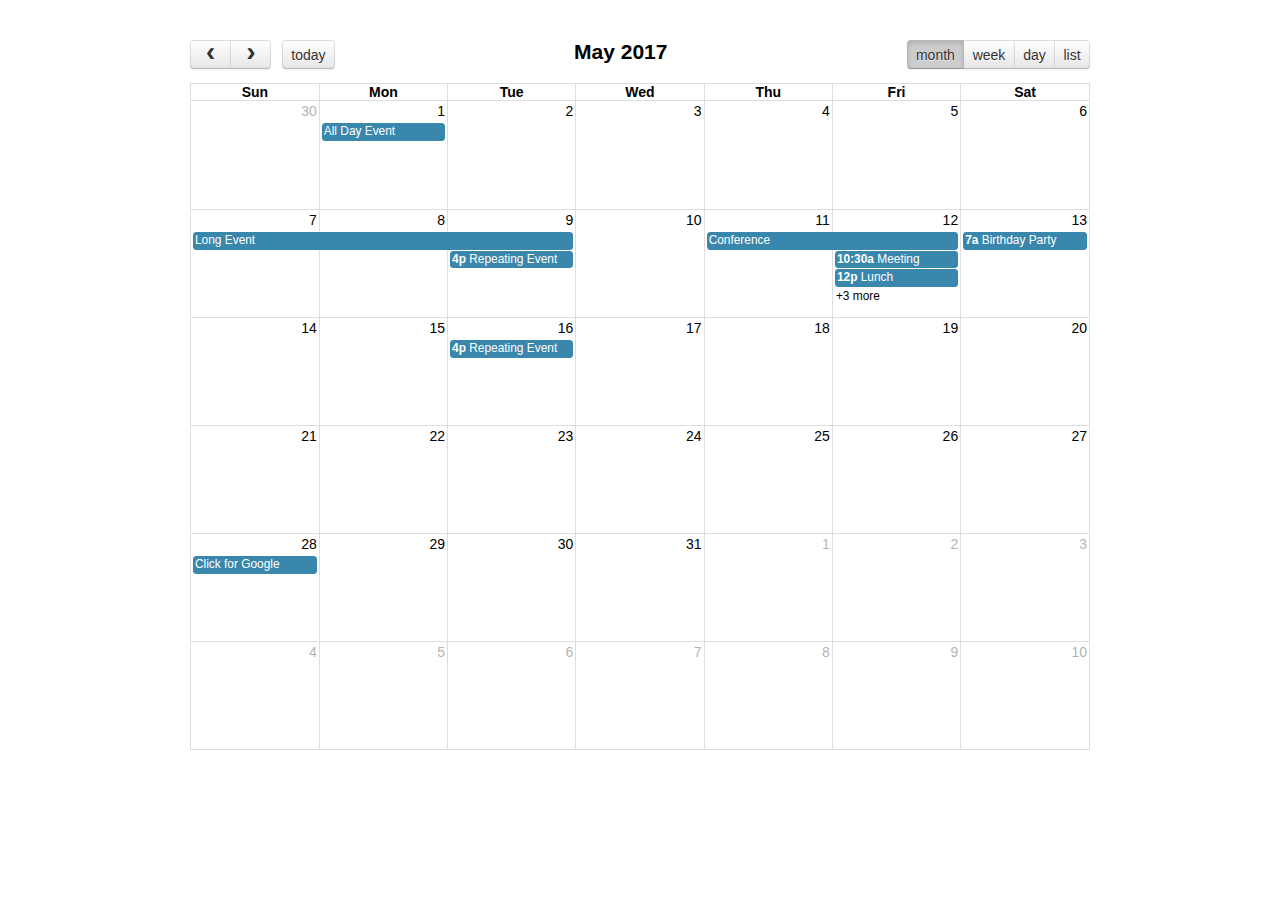
<file: vendor/fullcalendar/demos/agenda-views.html>
<!DOCTYPE html>
<html>
<head>
<meta charset='utf-8' />
<link href='../fullcalendar.min.css' rel='stylesheet' />
<link href='../fullcalendar.print.min.css' rel='stylesheet' media='print' />
<script src='../lib/moment.min.js'></script>
<script src='../lib/jquery.min.js'></script>
<script src='../fullcalendar.min.js'></script>
<script>

	$(document).ready(function() {
		
		$('#calendar').fullCalendar({
			header: {
				left: 'prev,next today',
				center: 'title',
				right: 'month,agendaWeek,agendaDay,listWeek'
			},
			defaultDate: '2017-05-12',
			navLinks: true, // can click day/week names to navigate views
			editable: true,
			eventLimit: true, // allow "more" link when too many events
			events: [
				{
					title: 'All Day Event',
					start: '2017-05-01'
				},
				{
					title: 'Long Event',
					start: '2017-05-07',
					end: '2017-05-10'
				},
				{
					id: 999,
					title: 'Repeating Event',
					start: '2017-05-09T16:00:00'
				},
				{
					id: 999,
					title: 'Repeating Event',
					start: '2017-05-16T16:00:00'
				},
				{
					title: 'Conference',
					start: '2017-05-11',
					end: '2017-05-13'
				},
				{
					title: 'Meeting',
					start: '2017-05-12T10:30:00',
					end: '2017-05-12T12:30:00'
				},
				{
					title: 'Lunch',
					start: '2017-05-12T12:00:00'
				},
				{
					title: 'Meeting',
					start: '2017-05-12T14:30:00'
				},
				{
					title: 'Happy Hour',
					start: '2017-05-12T17:30:00'
				},
				{
					title: 'Dinner',
					start: '2017-05-12T20:00:00'
				},
				{
					title: 'Birthday Party',
					start: '2017-05-13T07:00:00'
				},
				{
					title: 'Click for Google',
					url: 'http://google.com/',
					start: '2017-05-28'
				}
			]
		});
		
	});

</script>
<style>

	body {
		margin: 40px 10px;
		padding: 0;
		font-family: "Lucida Grande",Helvetica,Arial,Verdana,sans-serif;
		font-size: 14px;
	}

	#calendar {
		max-width: 900px;
		margin: 0 auto;
	}

</style>
</head>
<body>

	<div id='calendar'></div>

</body>
</html>
</file>
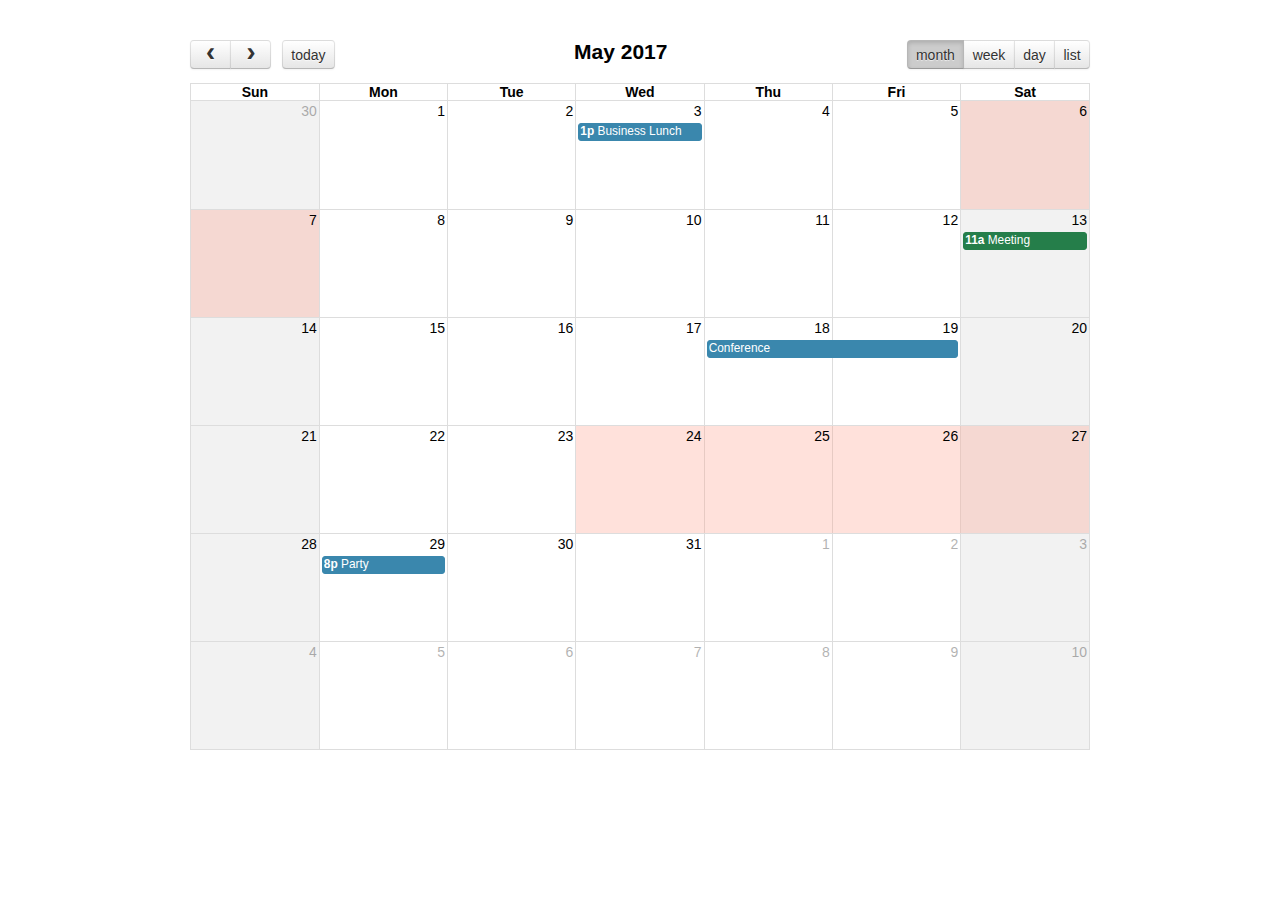
<file: vendor/fullcalendar/demos/background-events.html>
<!DOCTYPE html>
<html>
<head>
<meta charset='utf-8' />
<link href='../fullcalendar.min.css' rel='stylesheet' />
<link href='../fullcalendar.print.min.css' rel='stylesheet' media='print' />
<script src='../lib/moment.min.js'></script>
<script src='../lib/jquery.min.js'></script>
<script src='../fullcalendar.min.js'></script>
<script>

	$(document).ready(function() {

		$('#calendar').fullCalendar({
			header: {
				left: 'prev,next today',
				center: 'title',
				right: 'month,agendaWeek,agendaDay,listMonth'
			},
			defaultDate: '2017-05-12',
			navLinks: true, // can click day/week names to navigate views
			businessHours: true, // display business hours
			editable: true,
			events: [
				{
					title: 'Business Lunch',
					start: '2017-05-03T13:00:00',
					constraint: 'businessHours'
				},
				{
					title: 'Meeting',
					start: '2017-05-13T11:00:00',
					constraint: 'availableForMeeting', // defined below
					color: '#257e4a'
				},
				{
					title: 'Conference',
					start: '2017-05-18',
					end: '2017-05-20'
				},
				{
					title: 'Party',
					start: '2017-05-29T20:00:00'
				},

				// areas where "Meeting" must be dropped
				{
					id: 'availableForMeeting',
					start: '2017-05-11T10:00:00',
					end: '2017-05-11T16:00:00',
					rendering: 'background'
				},
				{
					id: 'availableForMeeting',
					start: '2017-05-13T10:00:00',
					end: '2017-05-13T16:00:00',
					rendering: 'background'
				},

				// red areas where no events can be dropped
				{
					start: '2017-05-24',
					end: '2017-05-28',
					overlap: false,
					rendering: 'background',
					color: '#ff9f89'
				},
				{
					start: '2017-05-06',
					end: '2017-05-08',
					overlap: false,
					rendering: 'background',
					color: '#ff9f89'
				}
			]
		});
		
	});

</script>
<style>

	body {
		margin: 40px 10px;
		padding: 0;
		font-family: "Lucida Grande",Helvetica,Arial,Verdana,sans-serif;
		font-size: 14px;
	}

	#calendar {
		max-width: 900px;
		margin: 0 auto;
	}

</style>
</head>
<body>

	<div id='calendar'></div>

</body>
</html>
</file>
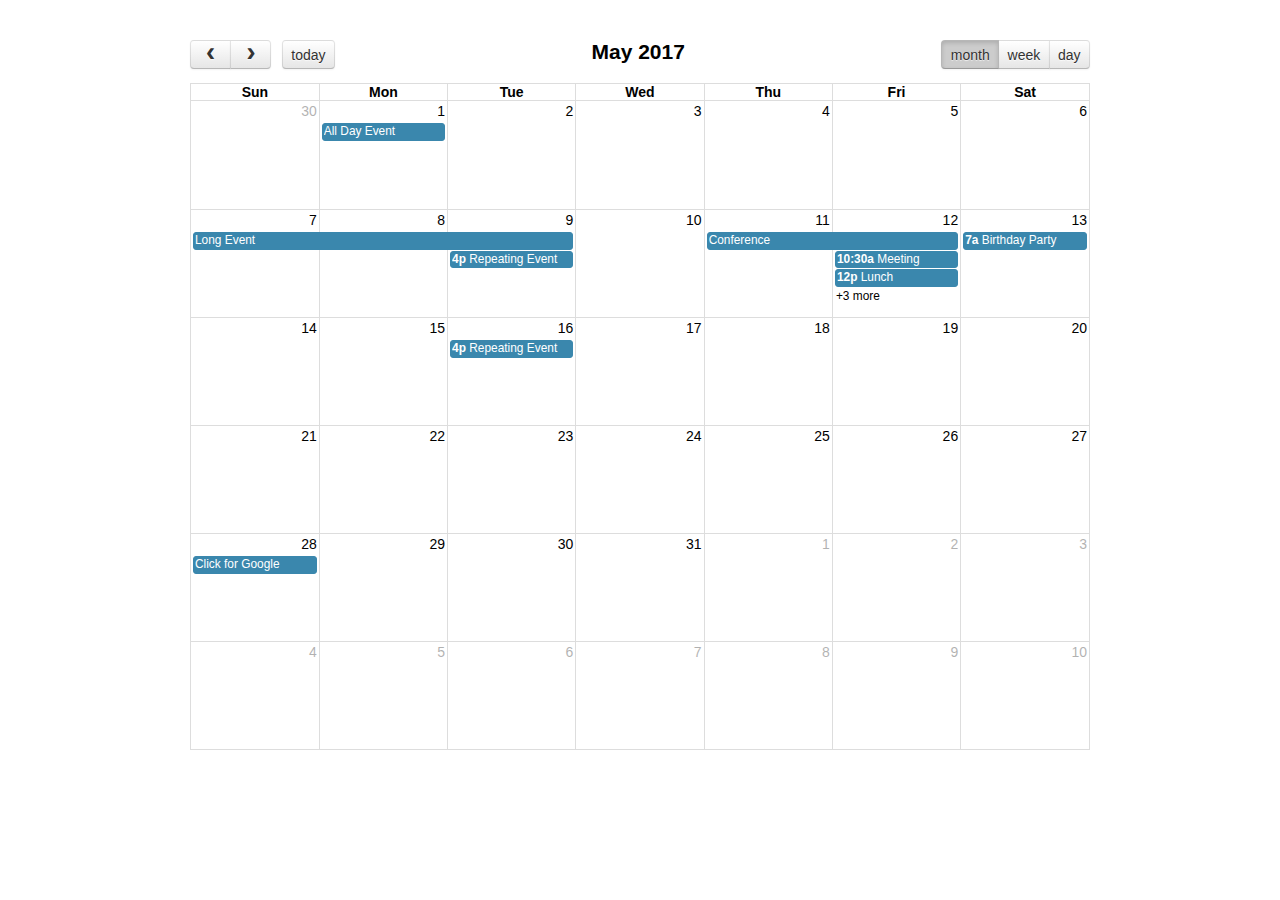
<file: vendor/fullcalendar/demos/basic-views.html>
<!DOCTYPE html>
<html>
<head>
<meta charset='utf-8' />
<link href='../fullcalendar.min.css' rel='stylesheet' />
<link href='../fullcalendar.print.min.css' rel='stylesheet' media='print' />
<script src='../lib/moment.min.js'></script>
<script src='../lib/jquery.min.js'></script>
<script src='../fullcalendar.min.js'></script>
<script>

	$(document).ready(function() {
		
		$('#calendar').fullCalendar({
			header: {
				left: 'prev,next today',
				center: 'title',
				right: 'month,basicWeek,basicDay'
			},
			defaultDate: '2017-05-12',
			navLinks: true, // can click day/week names to navigate views
			editable: true,
			eventLimit: true, // allow "more" link when too many events
			events: [
				{
					title: 'All Day Event',
					start: '2017-05-01'
				},
				{
					title: 'Long Event',
					start: '2017-05-07',
					end: '2017-05-10'
				},
				{
					id: 999,
					title: 'Repeating Event',
					start: '2017-05-09T16:00:00'
				},
				{
					id: 999,
					title: 'Repeating Event',
					start: '2017-05-16T16:00:00'
				},
				{
					title: 'Conference',
					start: '2017-05-11',
					end: '2017-05-13'
				},
				{
					title: 'Meeting',
					start: '2017-05-12T10:30:00',
					end: '2017-05-12T12:30:00'
				},
				{
					title: 'Lunch',
					start: '2017-05-12T12:00:00'
				},
				{
					title: 'Meeting',
					start: '2017-05-12T14:30:00'
				},
				{
					title: 'Happy Hour',
					start: '2017-05-12T17:30:00'
				},
				{
					title: 'Dinner',
					start: '2017-05-12T20:00:00'
				},
				{
					title: 'Birthday Party',
					start: '2017-05-13T07:00:00'
				},
				{
					title: 'Click for Google',
					url: 'http://google.com/',
					start: '2017-05-28'
				}
			]
		});
		
	});

</script>
<style>

	body {
		margin: 40px 10px;
		padding: 0;
		font-family: "Lucida Grande",Helvetica,Arial,Verdana,sans-serif;
		font-size: 14px;
	}

	#calendar {
		max-width: 900px;
		margin: 0 auto;
	}

</style>
</head>
<body>

	<div id='calendar'></div>

</body>
</html>
</file>
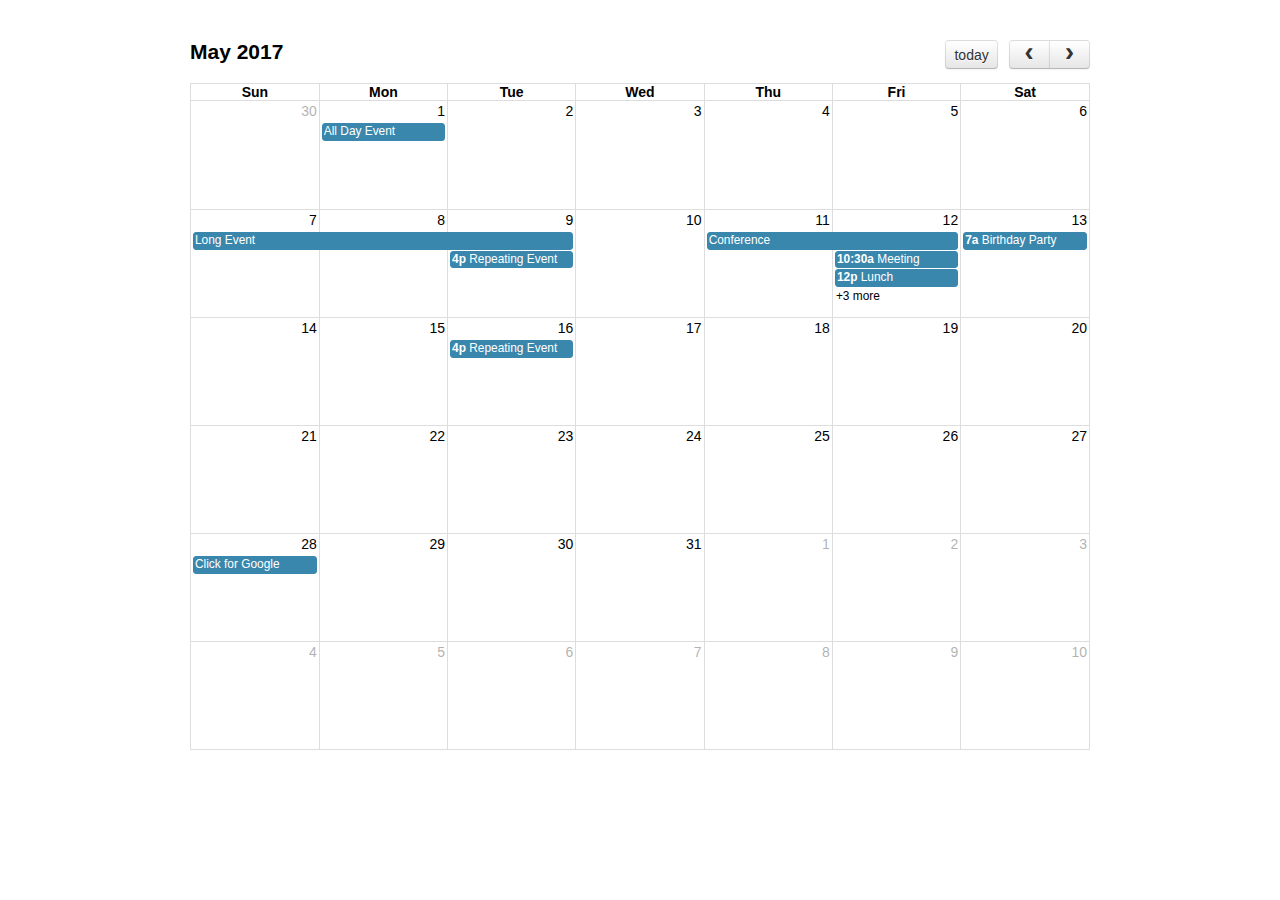
<file: vendor/fullcalendar/demos/default.html>
<!DOCTYPE html>
<html>
<head>
<meta charset='utf-8' />
<link href='../fullcalendar.min.css' rel='stylesheet' />
<link href='../fullcalendar.print.min.css' rel='stylesheet' media='print' />
<script src='../lib/moment.min.js'></script>
<script src='../lib/jquery.min.js'></script>
<script src='../fullcalendar.min.js'></script>
<script>

	$(document).ready(function() {

		$('#calendar').fullCalendar({
			defaultDate: '2017-05-12',
			editable: true,
			eventLimit: true, // allow "more" link when too many events
			events: [
				{
					title: 'All Day Event',
					start: '2017-05-01'
				},
				{
					title: 'Long Event',
					start: '2017-05-07',
					end: '2017-05-10'
				},
				{
					id: 999,
					title: 'Repeating Event',
					start: '2017-05-09T16:00:00'
				},
				{
					id: 999,
					title: 'Repeating Event',
					start: '2017-05-16T16:00:00'
				},
				{
					title: 'Conference',
					start: '2017-05-11',
					end: '2017-05-13'
				},
				{
					title: 'Meeting',
					start: '2017-05-12T10:30:00',
					end: '2017-05-12T12:30:00'
				},
				{
					title: 'Lunch',
					start: '2017-05-12T12:00:00'
				},
				{
					title: 'Meeting',
					start: '2017-05-12T14:30:00'
				},
				{
					title: 'Happy Hour',
					start: '2017-05-12T17:30:00'
				},
				{
					title: 'Dinner',
					start: '2017-05-12T20:00:00'
				},
				{
					title: 'Birthday Party',
					start: '2017-05-13T07:00:00'
				},
				{
					title: 'Click for Google',
					url: 'http://google.com/',
					start: '2017-05-28'
				}
			]
		});
		
	});

</script>
<style>

	body {
		margin: 40px 10px;
		padding: 0;
		font-family: "Lucida Grande",Helvetica,Arial,Verdana,sans-serif;
		font-size: 14px;
	}

	#calendar {
		max-width: 900px;
		margin: 0 auto;
	}

</style>
</head>
<body>

	<div id='calendar'></div>

</body>
</html>
</file>
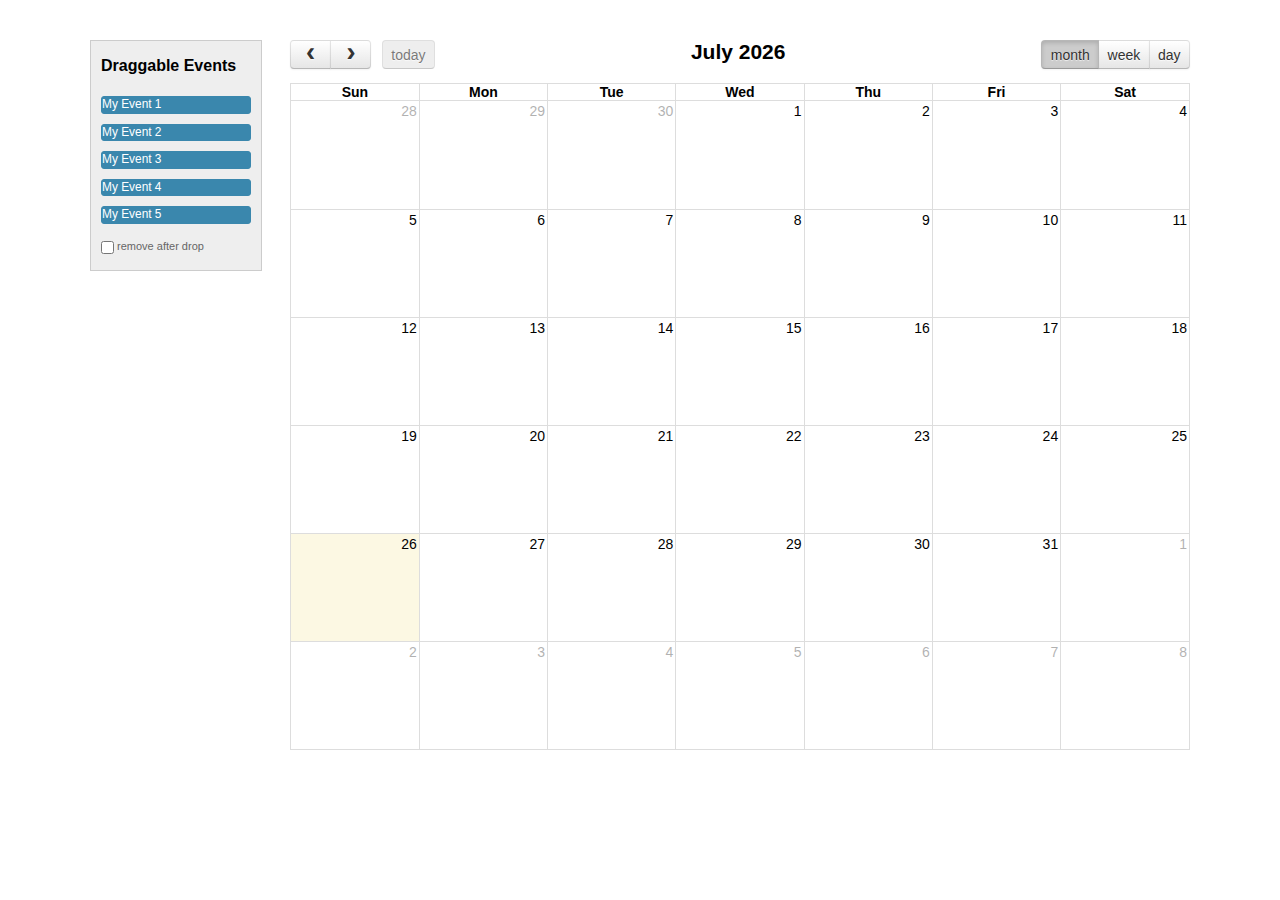
<file: vendor/fullcalendar/demos/external-dragging.html>
<!DOCTYPE html>
<html>
<head>
<meta charset='utf-8' />
<link href='../fullcalendar.min.css' rel='stylesheet' />
<link href='../fullcalendar.print.min.css' rel='stylesheet' media='print' />
<script src='../lib/moment.min.js'></script>
<script src='../lib/jquery.min.js'></script>
<script src='../lib/jquery-ui.min.js'></script>
<script src='../fullcalendar.min.js'></script>
<script>

	$(document).ready(function() {


		/* initialize the external events
		-----------------------------------------------------------------*/

		$('#external-events .fc-event').each(function() {

			// store data so the calendar knows to render an event upon drop
			$(this).data('event', {
				title: $.trim($(this).text()), // use the element's text as the event title
				stick: true // maintain when user navigates (see docs on the renderEvent method)
			});

			// make the event draggable using jQuery UI
			$(this).draggable({
				zIndex: 999,
				revert: true,      // will cause the event to go back to its
				revertDuration: 0  //  original position after the drag
			});

		});


		/* initialize the calendar
		-----------------------------------------------------------------*/

		$('#calendar').fullCalendar({
			header: {
				left: 'prev,next today',
				center: 'title',
				right: 'month,agendaWeek,agendaDay'
			},
			editable: true,
			droppable: true, // this allows things to be dropped onto the calendar
			drop: function() {
				// is the "remove after drop" checkbox checked?
				if ($('#drop-remove').is(':checked')) {
					// if so, remove the element from the "Draggable Events" list
					$(this).remove();
				}
			}
		});


	});

</script>
<style>

	body {
		margin-top: 40px;
		text-align: center;
		font-size: 14px;
		font-family: "Lucida Grande",Helvetica,Arial,Verdana,sans-serif;
	}
		
	#wrap {
		width: 1100px;
		margin: 0 auto;
	}
		
	#external-events {
		float: left;
		width: 150px;
		padding: 0 10px;
		border: 1px solid #ccc;
		background: #eee;
		text-align: left;
	}
		
	#external-events h4 {
		font-size: 16px;
		margin-top: 0;
		padding-top: 1em;
	}
		
	#external-events .fc-event {
		margin: 10px 0;
		cursor: pointer;
	}
		
	#external-events p {
		margin: 1.5em 0;
		font-size: 11px;
		color: #666;
	}
		
	#external-events p input {
		margin: 0;
		vertical-align: middle;
	}

	#calendar {
		float: right;
		width: 900px;
	}

</style>
</head>
<body>
	<div id='wrap'>

		<div id='external-events'>
			<h4>Draggable Events</h4>
			<div class='fc-event'>My Event 1</div>
			<div class='fc-event'>My Event 2</div>
			<div class='fc-event'>My Event 3</div>
			<div class='fc-event'>My Event 4</div>
			<div class='fc-event'>My Event 5</div>
			<p>
				<input type='checkbox' id='drop-remove' />
				<label for='drop-remove'>remove after drop</label>
			</p>
		</div>

		<div id='calendar'></div>

		<div style='clear:both'></div>

	</div>
</body>
</html>
</file>
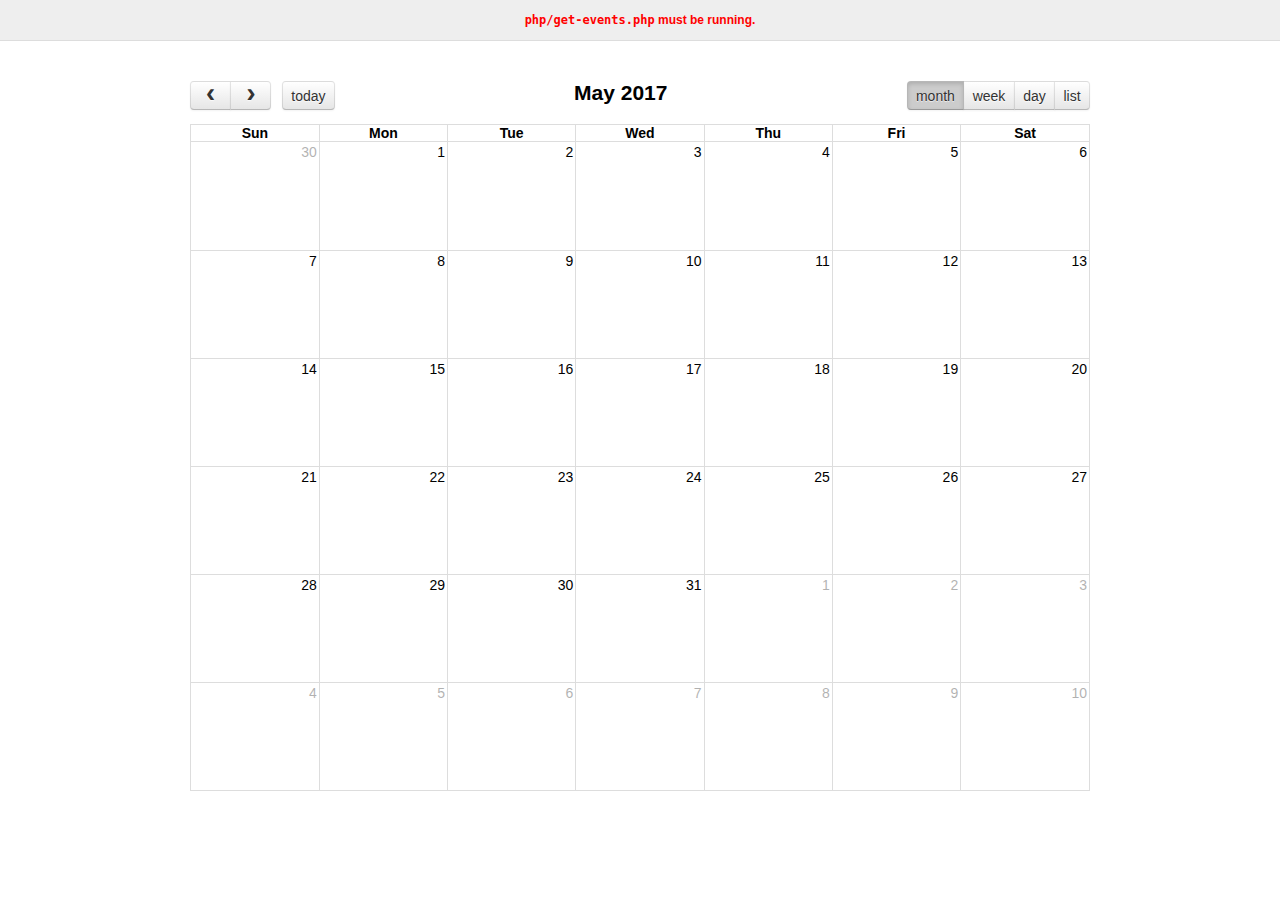
<file: vendor/fullcalendar/demos/json.html>
<!DOCTYPE html>
<html>
<head>
<meta charset='utf-8' />
<link href='../fullcalendar.min.css' rel='stylesheet' />
<link href='../fullcalendar.print.min.css' rel='stylesheet' media='print' />
<script src='../lib/moment.min.js'></script>
<script src='../lib/jquery.min.js'></script>
<script src='../fullcalendar.min.js'></script>
<script>

	$(document).ready(function() {
	
		$('#calendar').fullCalendar({
			header: {
				left: 'prev,next today',
				center: 'title',
				right: 'month,agendaWeek,agendaDay,listWeek'
			},
			defaultDate: '2017-05-12',
			editable: true,
			navLinks: true, // can click day/week names to navigate views
			eventLimit: true, // allow "more" link when too many events
			events: {
				url: 'php/get-events.php',
				error: function() {
					$('#script-warning').show();
				}
			},
			loading: function(bool) {
				$('#loading').toggle(bool);
			}
		});
		
	});

</script>
<style>

	body {
		margin: 0;
		padding: 0;
		font-family: "Lucida Grande",Helvetica,Arial,Verdana,sans-serif;
		font-size: 14px;
	}

	#script-warning {
		display: none;
		background: #eee;
		border-bottom: 1px solid #ddd;
		padding: 0 10px;
		line-height: 40px;
		text-align: center;
		font-weight: bold;
		font-size: 12px;
		color: red;
	}

	#loading {
		display: none;
		position: absolute;
		top: 10px;
		right: 10px;
	}

	#calendar {
		max-width: 900px;
		margin: 40px auto;
		padding: 0 10px;
	}

</style>
</head>
<body>

	<div id='script-warning'>
		<code>php/get-events.php</code> must be running.
	</div>

	<div id='loading'>loading...</div>

	<div id='calendar'></div>

</body>
</html>
</file>
<file: fonts/fonttello/css/fontello.css>
@font-face {
  font-family: 'fontello';
  src: url('../font/fontello.eot?33341212');
  src: url('../font/fontello.eot?33341212#iefix') format('embedded-opentype'),
       url('../font/fontello.woff2?33341212') format('woff2'),
       url('../font/fontello.woff?33341212') format('woff'),
       url('../font/fontello.ttf?33341212') format('truetype'),
       url('../font/fontello.svg?33341212#fontello') format('svg');
  font-weight: normal;
  font-style: normal;
}
/* Chrome hack: SVG is rendered more smooth in Windozze. 100% magic, uncomment if you need it. */
/* Note, that will break hinting! In other OS-es font will be not as sharp as it could be */
/*
@media screen and (-webkit-min-device-pixel-ratio:0) {
  @font-face {
    font-family: 'fontello';
    src: url('../font/fontello.svg?33341212#fontello') format('svg');
  }
}
*/
 
 [class$="icon-"]:before, [class*="icon- "]:before {
  font-family: "fontello";
  font-style: normal;
  font-weight: normal;
  speak: none;
 
  display: inline-block;
  text-decoration: inherit;
  width: 1em;
  margin-right: .2em;
  text-align: center;
  /* opacity: .8; */
 
  /* For safety - reset parent styles, that can break glyph codes*/
  font-variant: normal;
  text-transform: none;
 
  /* fix buttons height, for twitter bootstrap */
  line-height: 1em;
 
  /* Animation center compensation - margins should be symmetric */
  /* remove if not needed */
  margin-left: .2em;
 
  /* you can be more comfortable with increased icons size */
  /* font-size: 120%; */
 
  /* Font smoothing. That was taken from TWBS */
  -webkit-font-smoothing: antialiased;
  -moz-osx-font-smoothing: grayscale;
 
  /* Uncomment for 3D effect */
  /* text-shadow: 1px 1px 1px rgba(127, 127, 127, 0.3); */
}
 
.icon-arrowdownicon-:before { content: '\e800'; } /* '' */
.icon-filtericon-:before { content: '\e801'; } /* '' */
.icon-humanicon-:before { content: '\e802'; } /* '' */
.icon-buletinicon-:before { content: '\e803'; } /* '' */
.icon-dashboardicon-:before { content: '\e804'; } /* '' */
.icon-birthdayicon-:before { content: '\e805'; } /* '' */
.icon-moreicon-:before { content: '\e806'; } /* '' */
.icon-performanceicon-:before { content: '\e807'; } /* '' */
.icon-pengaturanicon-:before { content: '\e808'; } /* '' */
.icon-perusahaanicon-:before { content: '\e809'; } /* '' */
.icon-trainingicon-:before { content: '\e80a'; } /* '' */
.icon-notificationicon-:before { content: '\e80b'; } /* '' */
.searchicon-:before { content: '\e80c'; } /* '' */
.icon-arrowicon-:before { content: '\e80d'; } /* '' */
.icon-karyawanicon-:before { content: '\e80e'; } /* '' */
.icon-mailicon-:before { content: '\e80f'; } /* '' */
.icon-rekrutmenicon-:before { content: '\e810'; } /* '' */
.icon-eventicon-:before { content: '\e811'; } /* '' */
.icon-absensiicon-:before { content: '\e812'; } /* '' */
.icon-laporanicon-:before { content: '\e813'; } /* '' */
.icon-dealericon-:before { content: '\e814'; } /* '' */
</file>
<file: fonts/helveticaBold/helveticabold.css>
/*! Generated by Font Squirrel (https://www.fontsquirrel.com) on February 13, 2018 */



@font-face {
    font-family: 'helvetica-bold';
    src: url('helvetica-bold-webfont.eot');
    src: url('helvetica-bold-webfont.eot?#iefix') format('embedded-opentype'),
         url('helvetica-bold-webfont.woff2') format('woff2'),
         url('helvetica-bold-webfont.woff') format('woff'),
         url('helvetica-bold-webfont.ttf') format('truetype'),
         url('helvetica-bold-webfont.svg#helveticabold') format('svg');
    font-weight: bold;
    font-style: normal;

}
</file>
<file: fonts/helveticaMedium/helveticamedium.css>
/*! Generated by Font Squirrel (https://www.fontsquirrel.com) on February 13, 2018 */



@font-face {
    font-family: 'helvetica_medium';
    src: url('helvmn-webfont.eot');
    src: url('helvmn-webfont.eot?#iefix') format('embedded-opentype'),
         url('helvmn-webfont.woff2') format('woff2'),
         url('helvmn-webfont.woff') format('woff'),
         url('helvmn-webfont.ttf') format('truetype'),
         url('helvmn-webfont.svg#helvetica_mediumregular') format('svg');
    font-weight: normal;
    font-style: normal;

}
</file>
<file: fonts/helveticaLight/helveticalight.css>
/*! Generated by Font Squirrel (https://www.fontsquirrel.com) on February 14, 2018 */



@font-face {
    font-family: 'helvetica_light';
    src: url('helvetica-light-webfont.eot');
    src: url('helvetica-light-webfont.eot?#iefix') format('embedded-opentype'),
         url('helvetica-light-webfont.woff2') format('woff2'),
         url('helvetica-light-webfont.woff') format('woff'),
         url('helvetica-light-webfont.ttf') format('truetype'),
         url('helvetica-light-webfont.svg#helvetica_lightregular') format('svg');
    font-weight: normal;
    font-style: normal;

}
</file>
<file: vendor/themify-icons/css/themify-icons.css>
@font-face {
	font-family: 'themify';
	src:url('../fonts/themify.eot?-fvbane');
	src:url('../fonts/themify.eot?#iefix-fvbane') format('embedded-opentype'),
		url('../fonts/themify.woff?-fvbane') format('woff'),
		url('../fonts/themify.ttf?-fvbane') format('truetype'),
		url('../fonts/themify.svg?-fvbane#themify') format('svg');
	font-weight: normal;
	font-style: normal;
}

[class^="ti-"], [class*=" ti-"] {
	font-family: 'themify';
	speak: none;
	font-style: normal;
	font-weight: normal;
	font-variant: normal;
	text-transform: none;
	line-height: 1;

	/* Better Font Rendering =========== */
	-webkit-font-smoothing: antialiased;
	-moz-osx-font-smoothing: grayscale;
}

.ti-wand:before {
	content: "\e600";
}
.ti-volume:before {
	content: "\e601";
}
.ti-user:before {
	content: "\e602";
}
.ti-unlock:before {
	content: "\e603";
}
.ti-unlink:before {
	content: "\e604";
}
.ti-trash:before {
	content: "\e605";
}
.ti-thought:before {
	content: "\e606";
}
.ti-target:before {
	content: "\e607";
}
.ti-tag:before {
	content: "\e608";
}
.ti-tablet:before {
	content: "\e609";
}
.ti-star:before {
	content: "\e60a";
}
.ti-spray:before {
	content: "\e60b";
}
.ti-signal:before {
	content: "\e60c";
}
.ti-shopping-cart:before {
	content: "\e60d";
}
.ti-shopping-cart-full:before {
	content: "\e60e";
}
.ti-settings:before {
	content: "\e60f";
}
.ti-search:before {
	content: "\e610";
}
.ti-zoom-in:before {
	content: "\e611";
}
.ti-zoom-out:before {
	content: "\e612";
}
.ti-cut:before {
	content: "\e613";
}
.ti-ruler:before {
	content: "\e614";
}
.ti-ruler-pencil:before {
	content: "\e615";
}
.ti-ruler-alt:before {
	content: "\e616";
}
.ti-bookmark:before {
	content: "\e617";
}
.ti-bookmark-alt:before {
	content: "\e618";
}
.ti-reload:before {
	content: "\e619";
}
.ti-plus:before {
	content: "\e61a";
}
.ti-pin:before {
	content: "\e61b";
}
.ti-pencil:before {
	content: "\e61c";
}
.ti-pencil-alt:before {
	content: "\e61d";
}
.ti-paint-roller:before {
	content: "\e61e";
}
.ti-paint-bucket:before {
	content: "\e61f";
}
.ti-na:before {
	content: "\e620";
}
.ti-mobile:before {
	content: "\e621";
}
.ti-minus:before {
	content: "\e622";
}
.ti-medall:before {
	content: "\e623";
}
.ti-medall-alt:before {
	content: "\e624";
}
.ti-marker:before {
	content: "\e625";
}
.ti-marker-alt:before {
	content: "\e626";
}
.ti-arrow-up:before {
	content: "\e627";
}
.ti-arrow-right:before {
	content: "\e628";
}
.ti-arrow-left:before {
	content: "\e629";
}
.ti-arrow-down:before {
	content: "\e62a";
}
.ti-lock:before {
	content: "\e62b";
}
.ti-location-arrow:before {
	content: "\e62c";
}
.ti-link:before {
	content: "\e62d";
}
.ti-layout:before {
	content: "\e62e";
}
.ti-layers:before {
	content: "\e62f";
}
.ti-layers-alt:before {
	content: "\e630";
}
.ti-key:before {
	content: "\e631";
}
.ti-import:before {
	content: "\e632";
}
.ti-image:before {
	content: "\e633";
}
.ti-heart:before {
	content: "\e634";
}
.ti-heart-broken:before {
	content: "\e635";
}
.ti-hand-stop:before {
	content: "\e636";
}
.ti-hand-open:before {
	content: "\e637";
}
.ti-hand-drag:before {
	content: "\e638";
}
.ti-folder:before {
	content: "\e639";
}
.ti-flag:before {
	content: "\e63a";
}
.ti-flag-alt:before {
	content: "\e63b";
}
.ti-flag-alt-2:before {
	content: "\e63c";
}
.ti-eye:before {
	content: "\e63d";
}
.ti-export:before {
	content: "\e63e";
}
.ti-exchange-vertical:before {
	content: "\e63f";
}
.ti-desktop:before {
	content: "\e640";
}
.ti-cup:before {
	content: "\e641";
}
.ti-crown:before {
	content: "\e642";
}
.ti-comments:before {
	content: "\e643";
}
.ti-comment:before {
	content: "\e644";
}
.ti-comment-alt:before {
	content: "\e645";
}
.ti-close:before {
	content: "\e646";
}
.ti-clip:before {
	content: "\e647";
}
.ti-angle-up:before {
	content: "\e648";
}
.ti-angle-right:before {
	content: "\e649";
}
.ti-angle-left:before {
	content: "\e64a";
}
.ti-angle-down:before {
	content: "\e64b";
}
.ti-check:before {
	content: "\e64c";
}
.ti-check-box:before {
	content: "\e64d";
}
.ti-camera:before {
	content: "\e64e";
}
.ti-announcement:before {
	content: "\e64f";
}
.ti-brush:before {
	content: "\e650";
}
.ti-briefcase:before {
	content: "\e651";
}
.ti-bolt:before {
	content: "\e652";
}
.ti-bolt-alt:before {
	content: "\e653";
}
.ti-blackboard:before {
	content: "\e654";
}
.ti-bag:before {
	content: "\e655";
}
.ti-move:before {
	content: "\e656";
}
.ti-arrows-vertical:before {
	content: "\e657";
}
.ti-arrows-horizontal:before {
	content: "\e658";
}
.ti-fullscreen:before {
	content: "\e659";
}
.ti-arrow-top-right:before {
	content: "\e65a";
}
.ti-arrow-top-left:before {
	content: "\e65b";
}
.ti-arrow-circle-up:before {
	content: "\e65c";
}
.ti-arrow-circle-right:before {
	content: "\e65d";
}
.ti-arrow-circle-left:before {
	content: "\e65e";
}
.ti-arrow-circle-down:before {
	content: "\e65f";
}
.ti-angle-double-up:before {
	content: "\e660";
}
.ti-angle-double-right:before {
	content: "\e661";
}
.ti-angle-double-left:before {
	content: "\e662";
}
.ti-angle-double-down:before {
	content: "\e663";
}
.ti-zip:before {
	content: "\e664";
}
.ti-world:before {
	content: "\e665";
}
.ti-wheelchair:before {
	content: "\e666";
}
.ti-view-list:before {
	content: "\e667";
}
.ti-view-list-alt:before {
	content: "\e668";
}
.ti-view-grid:before {
	content: "\e669";
}
.ti-uppercase:before {
	content: "\e66a";
}
.ti-upload:before {
	content: "\e66b";
}
.ti-underline:before {
	content: "\e66c";
}
.ti-truck:before {
	content: "\e66d";
}
.ti-timer:before {
	content: "\e66e";
}
.ti-ticket:before {
	content: "\e66f";
}
.ti-thumb-up:before {
	content: "\e670";
}
.ti-thumb-down:before {
	content: "\e671";
}
.ti-text:before {
	content: "\e672";
}
.ti-stats-up:before {
	content: "\e673";
}
.ti-stats-down:before {
	content: "\e674";
}
.ti-split-v:before {
	content: "\e675";
}
.ti-split-h:before {
	content: "\e676";
}
.ti-smallcap:before {
	content: "\e677";
}
.ti-shine:before {
	content: "\e678";
}
.ti-shift-right:before {
	content: "\e679";
}
.ti-shift-left:before {
	content: "\e67a";
}
.ti-shield:before {
	content: "\e67b";
}
.ti-notepad:before {
	content: "\e67c";
}
.ti-server:before {
	content: "\e67d";
}
.ti-quote-right:before {
	content: "\e67e";
}
.ti-quote-left:before {
	content: "\e67f";
}
.ti-pulse:before {
	content: "\e680";
}
.ti-printer:before {
	content: "\e681";
}
.ti-power-off:before {
	content: "\e682";
}
.ti-plug:before {
	content: "\e683";
}
.ti-pie-chart:before {
	content: "\e684";
}
.ti-paragraph:before {
	content: "\e685";
}
.ti-panel:before {
	content: "\e686";
}
.ti-package:before {
	content: "\e687";
}
.ti-music:before {
	content: "\e688";
}
.ti-music-alt:before {
	content: "\e689";
}
.ti-mouse:before {
	content: "\e68a";
}
.ti-mouse-alt:before {
	content: "\e68b";
}
.ti-money:before {
	content: "\e68c";
}
.ti-microphone:before {
	content: "\e68d";
}
.ti-menu:before {
	content: "\e68e";
}
.ti-menu-alt:before {
	content: "\e68f";
}
.ti-map:before {
	content: "\e690";
}
.ti-map-alt:before {
	content: "\e691";
}
.ti-loop:before {
	content: "\e692";
}
.ti-location-pin:before {
	content: "\e693";
}
.ti-list:before {
	content: "\e694";
}
.ti-light-bulb:before {
	content: "\e695";
}
.ti-Italic:before {
	content: "\e696";
}
.ti-info:before {
	content: "\e697";
}
.ti-infinite:before {
	content: "\e698";
}
.ti-id-badge:before {
	content: "\e699";
}
.ti-hummer:before {
	content: "\e69a";
}
.ti-home:before {
	content: "\e69b";
}
.ti-help:before {
	content: "\e69c";
}
.ti-headphone:before {
	content: "\e69d";
}
.ti-harddrives:before {
	content: "\e69e";
}
.ti-harddrive:before {
	content: "\e69f";
}
.ti-gift:before {
	content: "\e6a0";
}
.ti-game:before {
	content: "\e6a1";
}
.ti-filter:before {
	content: "\e6a2";
}
.ti-files:before {
	content: "\e6a3";
}
.ti-file:before {
	content: "\e6a4";
}
.ti-eraser:before {
	content: "\e6a5";
}
.ti-envelope:before {
	content: "\e6a6";
}
.ti-download:before {
	content: "\e6a7";
}
.ti-direction:before {
	content: "\e6a8";
}
.ti-direction-alt:before {
	content: "\e6a9";
}
.ti-dashboard:before {
	content: "\e6aa";
}
.ti-control-stop:before {
	content: "\e6ab";
}
.ti-control-shuffle:before {
	content: "\e6ac";
}
.ti-control-play:before {
	content: "\e6ad";
}
.ti-control-pause:before {
	content: "\e6ae";
}
.ti-control-forward:before {
	content: "\e6af";
}
.ti-control-backward:before {
	content: "\e6b0";
}
.ti-cloud:before {
	content: "\e6b1";
}
.ti-cloud-up:before {
	content: "\e6b2";
}
.ti-cloud-down:before {
	content: "\e6b3";
}
.ti-clipboard:before {
	content: "\e6b4";
}
.ti-car:before {
	content: "\e6b5";
}
.ti-calendar:before {
	content: "\e6b6";
}
.ti-book:before {
	content: "\e6b7";
}
.ti-bell:before {
	content: "\e6b8";
}
.ti-basketball:before {
	content: "\e6b9";
}
.ti-bar-chart:before {
	content: "\e6ba";
}
.ti-bar-chart-alt:before {
	content: "\e6bb";
}
.ti-back-right:before {
	content: "\e6bc";
}
.ti-back-left:before {
	content: "\e6bd";
}
.ti-arrows-corner:before {
	content: "\e6be";
}
.ti-archive:before {
	content: "\e6bf";
}
.ti-anchor:before {
	content: "\e6c0";
}
.ti-align-right:before {
	content: "\e6c1";
}
.ti-align-left:before {
	content: "\e6c2";
}
.ti-align-justify:before {
	content: "\e6c3";
}
.ti-align-center:before {
	content: "\e6c4";
}
.ti-alert:before {
	content: "\e6c5";
}
.ti-alarm-clock:before {
	content: "\e6c6";
}
.ti-agenda:before {
	content: "\e6c7";
}
.ti-write:before {
	content: "\e6c8";
}
.ti-window:before {
	content: "\e6c9";
}
.ti-widgetized:before {
	content: "\e6ca";
}
.ti-widget:before {
	content: "\e6cb";
}
.ti-widget-alt:before {
	content: "\e6cc";
}
.ti-wallet:before {
	content: "\e6cd";
}
.ti-video-clapper:before {
	content: "\e6ce";
}
.ti-video-camera:before {
	content: "\e6cf";
}
.ti-vector:before {
	content: "\e6d0";
}
.ti-themify-logo:before {
	content: "\e6d1";
}
.ti-themify-favicon:before {
	content: "\e6d2";
}
.ti-themify-favicon-alt:before {
	content: "\e6d3";
}
.ti-support:before {
	content: "\e6d4";
}
.ti-stamp:before {
	content: "\e6d5";
}
.ti-split-v-alt:before {
	content: "\e6d6";
}
.ti-slice:before {
	content: "\e6d7";
}
.ti-shortcode:before {
	content: "\e6d8";
}
.ti-shift-right-alt:before {
	content: "\e6d9";
}
.ti-shift-left-alt:before {
	content: "\e6da";
}
.ti-ruler-alt-2:before {
	content: "\e6db";
}
.ti-receipt:before {
	content: "\e6dc";
}
.ti-pin2:before {
	content: "\e6dd";
}
.ti-pin-alt:before {
	content: "\e6de";
}
.ti-pencil-alt2:before {
	content: "\e6df";
}
.ti-palette:before {
	content: "\e6e0";
}
.ti-more:before {
	content: "\e6e1";
}
.ti-more-alt:before {
	content: "\e6e2";
}
.ti-microphone-alt:before {
	content: "\e6e3";
}
.ti-magnet:before {
	content: "\e6e4";
}
.ti-line-double:before {
	content: "\e6e5";
}
.ti-line-dotted:before {
	content: "\e6e6";
}
.ti-line-dashed:before {
	content: "\e6e7";
}
.ti-layout-width-full:before {
	content: "\e6e8";
}
.ti-layout-width-default:before {
	content: "\e6e9";
}
.ti-layout-width-default-alt:before {
	content: "\e6ea";
}
.ti-layout-tab:before {
	content: "\e6eb";
}
.ti-layout-tab-window:before {
	content: "\e6ec";
}
.ti-layout-tab-v:before {
	content: "\e6ed";
}
.ti-layout-tab-min:before {
	content: "\e6ee";
}
.ti-layout-slider:before {
	content: "\e6ef";
}
.ti-layout-slider-alt:before {
	content: "\e6f0";
}
.ti-layout-sidebar-right:before {
	content: "\e6f1";
}
.ti-layout-sidebar-none:before {
	content: "\e6f2";
}
.ti-layout-sidebar-left:before {
	content: "\e6f3";
}
.ti-layout-placeholder:before {
	content: "\e6f4";
}
.ti-layout-menu:before {
	content: "\e6f5";
}
.ti-layout-menu-v:before {
	content: "\e6f6";
}
.ti-layout-menu-separated:before {
	content: "\e6f7";
}
.ti-layout-menu-full:before {
	content: "\e6f8";
}
.ti-layout-media-right-alt:before {
	content: "\e6f9";
}
.ti-layout-media-right:before {
	content: "\e6fa";
}
.ti-layout-media-overlay:before {
	content: "\e6fb";
}
.ti-layout-media-overlay-alt:before {
	content: "\e6fc";
}
.ti-layout-media-overlay-alt-2:before {
	content: "\e6fd";
}
.ti-layout-media-left-alt:before {
	content: "\e6fe";
}
.ti-layout-media-left:before {
	content: "\e6ff";
}
.ti-layout-media-center-alt:before {
	content: "\e700";
}
.ti-layout-media-center:before {
	content: "\e701";
}
.ti-layout-list-thumb:before {
	content: "\e702";
}
.ti-layout-list-thumb-alt:before {
	content: "\e703";
}
.ti-layout-list-post:before {
	content: "\e704";
}
.ti-layout-list-large-image:before {
	content: "\e705";
}
.ti-layout-line-solid:before {
	content: "\e706";
}
.ti-layout-grid4:before {
	content: "\e707";
}
.ti-layout-grid3:before {
	content: "\e708";
}
.ti-layout-grid2:before {
	content: "\e709";
}
.ti-layout-grid2-thumb:before {
	content: "\e70a";
}
.ti-layout-cta-right:before {
	content: "\e70b";
}
.ti-layout-cta-left:before {
	content: "\e70c";
}
.ti-layout-cta-center:before {
	content: "\e70d";
}
.ti-layout-cta-btn-right:before {
	content: "\e70e";
}
.ti-layout-cta-btn-left:before {
	content: "\e70f";
}
.ti-layout-column4:before {
	content: "\e710";
}
.ti-layout-column3:before {
	content: "\e711";
}
.ti-layout-column2:before {
	content: "\e712";
}
.ti-layout-accordion-separated:before {
	content: "\e713";
}
.ti-layout-accordion-merged:before {
	content: "\e714";
}
.ti-layout-accordion-list:before {
	content: "\e715";
}
.ti-ink-pen:before {
	content: "\e716";
}
.ti-info-alt:before {
	content: "\e717";
}
.ti-help-alt:before {
	content: "\e718";
}
.ti-headphone-alt:before {
	content: "\e719";
}
.ti-hand-point-up:before {
	content: "\e71a";
}
.ti-hand-point-right:before {
	content: "\e71b";
}
.ti-hand-point-left:before {
	content: "\e71c";
}
.ti-hand-point-down:before {
	content: "\e71d";
}
.ti-gallery:before {
	content: "\e71e";
}
.ti-face-smile:before {
	content: "\e71f";
}
.ti-face-sad:before {
	content: "\e720";
}
.ti-credit-card:before {
	content: "\e721";
}
.ti-control-skip-forward:before {
	content: "\e722";
}
.ti-control-skip-backward:before {
	content: "\e723";
}
.ti-control-record:before {
	content: "\e724";
}
.ti-control-eject:before {
	content: "\e725";
}
.ti-comments-smiley:before {
	content: "\e726";
}
.ti-brush-alt:before {
	content: "\e727";
}
.ti-youtube:before {
	content: "\e728";
}
.ti-vimeo:before {
	content: "\e729";
}
.ti-twitter:before {
	content: "\e72a";
}
.ti-time:before {
	content: "\e72b";
}
.ti-tumblr:before {
	content: "\e72c";
}
.ti-skype:before {
	content: "\e72d";
}
.ti-share:before {
	content: "\e72e";
}
.ti-share-alt:before {
	content: "\e72f";
}
.ti-rocket:before {
	content: "\e730";
}
.ti-pinterest:before {
	content: "\e731";
}
.ti-new-window:before {
	content: "\e732";
}
.ti-microsoft:before {
	content: "\e733";
}
.ti-list-ol:before {
	content: "\e734";
}
.ti-linkedin:before {
	content: "\e735";
}
.ti-layout-sidebar-2:before {
	content: "\e736";
}
.ti-layout-grid4-alt:before {
	content: "\e737";
}
.ti-layout-grid3-alt:before {
	content: "\e738";
}
.ti-layout-grid2-alt:before {
	content: "\e739";
}
.ti-layout-column4-alt:before {
	content: "\e73a";
}
.ti-layout-column3-alt:before {
	content: "\e73b";
}
.ti-layout-column2-alt:before {
	content: "\e73c";
}
.ti-instagram:before {
	content: "\e73d";
}
.ti-google:before {
	content: "\e73e";
}
.ti-github:before {
	content: "\e73f";
}
.ti-flickr:before {
	content: "\e740";
}
.ti-facebook:before {
	content: "\e741";
}
.ti-dropbox:before {
	content: "\e742";
}
.ti-dribbble:before {
	content: "\e743";
}
.ti-apple:before {
	content: "\e744";
}
.ti-android:before {
	content: "\e745";
}
.ti-save:before {
	content: "\e746";
}
.ti-save-alt:before {
	content: "\e747";
}
.ti-yahoo:before {
	content: "\e748";
}
.ti-wordpress:before {
	content: "\e749";
}
.ti-vimeo-alt:before {
	content: "\e74a";
}
.ti-twitter-alt:before {
	content: "\e74b";
}
.ti-tumblr-alt:before {
	content: "\e74c";
}
.ti-trello:before {
	content: "\e74d";
}
.ti-stack-overflow:before {
	content: "\e74e";
}
.ti-soundcloud:before {
	content: "\e74f";
}
.ti-sharethis:before {
	content: "\e750";
}
.ti-sharethis-alt:before {
	content: "\e751";
}
.ti-reddit:before {
	content: "\e752";
}
.ti-pinterest-alt:before {
	content: "\e753";
}
.ti-microsoft-alt:before {
	content: "\e754";
}
.ti-linux:before {
	content: "\e755";
}
.ti-jsfiddle:before {
	content: "\e756";
}
.ti-joomla:before {
	content: "\e757";
}
.ti-html5:before {
	content: "\e758";
}
.ti-flickr-alt:before {
	content: "\e759";
}
.ti-email:before {
	content: "\e75a";
}
.ti-drupal:before {
	content: "\e75b";
}
.ti-dropbox-alt:before {
	content: "\e75c";
}
.ti-css3:before {
	content: "\e75d";
}
.ti-rss:before {
	content: "\e75e";
}
.ti-rss-alt:before {
	content: "\e75f";
}
</file>
<file: css/style.css>
* {
    box-sizing: border-box;
}

body {
    margin: 0;
    padding: 0;
    background-color: #fafafa;
    -webkit-font-smoothing: antialiased;
    -moz-osx-font-smoothing: grayscale;
}

a:hover {
    text-decoration: none;
}




body .topbar + .main-container, 
body .topbar + main {
    padding-top: 120px;
}


/* sidebar */
.sidebar {
    position: fixed;
    top: 0;
    bottom: 0;
    width: 260px;
    background-color: #1b1919;
    white-space: nowrap;
    display: -webkit-box;
    display: flex;
    overflow: hidden;
    flex-direction: column;
    font-family: "helvetica_medium";
}
.sidebar-header {
    background-color: #d93a2f;
    padding: 0 5px;
    display: -webkit-box;
    display: flex;
    -webkit-box-align: center;
    align-items: center;
    position: absolute;
}
.sidebar-header .logo {
    width: 80%;
    height: auto;
}
.sidebar-header .logo img {
    width: 100%;
    height: auto;
    padding: 4px 0;
    margin: 0px 20px;
}

.sidebar-navigation {
    position: relative;
    top: 110px;
}
.sidebar-navigation .menu {
    padding: 0;
    list-style: none;
    text-transform: uppercase;
}
.sidebar-navigation .menu-link {
    text-decoration: none;
    height: 45px;
    padding: 0 35px;
    display: flex;
    color: #8d8c8c;
    position: relative;
    font-size: 13px;
    letter-spacing: .4px;
}
.sidebar-navigation .menu-link:hover {
    background-color: #0d0c0c;
    transition: all ease-in .3s;
}
.sidebar-navigation .menu-link>* {
    margin: 12px 8px;
}
.sidebar-navigation ul li a.active {
    background-color: #0d0c0c;
    color: #fff;
    font-family: 'helvetica-bold';
}
.sidebar-navigation ul li a.active:before {
	content: '';
	position: absolute;
	width: 4px;
	height: 100%;
	top: 0;
	left: 0;
    background-color: #d93a2f;
}

/* Top Bar */

.topbar {  
    height: 79px;
    background-color: #fff;
    display: flex;
    position: fixed;
    top: 0;
    left: 0;
    right: 0;
    z-index: 50;
    -webkit-box-pack: justify;
    justify-content: space-between;
    -webkit-box-align: center;
    align-items: center;
    -webkit-box-shadow: 0px 0 10px rgba(0,0,0,0.08);
    box-shadow: 0px 0 10px rgba(0,0,0,0.08);
}
.sidebar ~ .topbar,
.sidebar ~ main {
    margin-left: 260px;
    padding: 0 30px;
}

.topbar-left {
    display: -webkit-box;
    display: flex;
    -webkit-box-align: center;
    align-items: center;
}
.topbar-search {
    padding-right: 40px;
}
.input-search {
    border: none;
    font-family: "helvetica_light";
    font-size: 14px;
    padding: 0 10px;
    color: #bcbcbc;
}
textarea:focus, input:focus{
    outline: none;
}
::placeholder {
    color: #bdbdbd;
    opacity: 1; /* Firefox */
}
.topbar-btn {
    padding: 0 15px;
}
.topbar-btns {
    list-style: none;
    padding-left: 0;
    margin-bottom: 0;
    display: -webkit-box;
    display: flex;
}
.icon-mail {
    color: #bcbcbc;
    position: relative;
    top: 4px;
    cursor: pointer;
}
.icon-notif {
    color: #bcbcbc;
    font-size: 20px;
    cursor: pointer;
}
.topbar-btns .topbar-btn.has-new i {
    position: relative;
}
.topbar-btns .topbar-btn.has-new i::after {
    content: '';
    position: absolute;
    top: 5px;
    right: 5px;
    display: inline-block;
    width: 7px;
    height: 7px;
    border-radius: 100%;
    background-color: #d93a2f;
}

.topbar-right {
    display: flex;
    -webkit-box-align: center;
    align-items: center;
    -webkit-box-orient: horizontal;
    -webkit-box-direction: reverse;
    flex-direction: row-reverse;
}

.topbar-divider {
    border-left: 1.5px solid rgba(77,82,89,0.07);
    height: 79px;
    align-self: center;
    margin: 0 12px;
}
.box-avatar {
    position: relative;
}
.avatar {
    position: relative;
    display: inline-block;
    width: 42px;
    height: 42px;
    line-height: 36px;
    text-align: center;
    border-radius: 100%;
    background-color: #fff;
    margin: 0 15px;
}
.avatar img {
    width: 100%;
    height: 100%;
    border-radius: 100%;
    vertical-align: top;
}
.avatar-name {
    position: absolute;
    font-family: "helvetica-bold";
    
}
.avatar-job {
    position: relative;
    top: 10px;
    color: #bcbcbc;
}
.arrow {
    padding-left: 20px;
    position: relative;
    left: 10px;
    cursor: pointer;
}

/* title content */
.title-name {
    font-family: "helvetica_medium";
    font-size: 30px;
}
.title-welcome {
    font-family: "helvetica_light";
    font-size: 16px;
}
.btn-danger {
    background-color: #d93a2f;
    border-color: #d93a2f;
    border-radius: 0;
    color: #fff;
    text-transform: uppercase;
    font-family: "helvetica-bold";
    font-size: 10px;
    padding: 12px 20px;
    position: relative;
    top: 30px;
    cursor: pointer;
}
.btn-gray {
    background-color: #eeeeef;
    border-color: #cacaca;
    border-radius: 0;
    color: #000;
    font-family: "helvetica_medium";
    font-size: 14px;
    padding: 12px 20px;
    position: relative;
    top: 30px;
    cursor: pointer;
    letter-spacing: .5px;
}


/* content card */
.variable-width {
    display: -webkit-box;
    display: flex;
    padding: 15px 20px;
    justify-content: space-between;
    width: 100%;
}
.item {
    width: 100%;
}
.card {
    border: 0;
    border-radius: 0;
    margin: 30px 0;
    -webkit-transition: .5s;
    transition: .5s;
    box-shadow: 0 2px 8px rgba(0, 0, 0, 0.123);
}
.card-header {
    display: -webkit-box;
    display: flex;
    -webkit-box-pack: justify;
    justify-content: center;
    -webkit-box-align: center;
    align-items: center;
    padding: 15px 20px;
    background-color: transparent;
    border: none;
    justify-content: space-between;
}

.card-title {
    font-family: 'helvetica-bold';
    color: #000;
    font-size: 16px;
    text-transform: uppercase;
    padding: 0;
    margin-left: 0;
    position: relative;
    left: 20px;
    top: 6px;
    
}
.dot-header-1 {
    width: 8px;
    height: 8px;
    border-radius: 100%;
    background-color: #53d92f;
    position: absolute;
}
.dot-header-2 {
    width: 8px;
    height: 8px;
    border-radius: 100%;
    background-color: #d9bb2f;
    position: absolute;
}
.dot-header-3 {
    width: 8px;
    height: 8px;
    border-radius: 100%;
    background-color: #cb2fd9;
    position: absolute;
}
.dot-header-4 {
    width: 8px;
    height: 8px;
    border-radius: 100%;
    background-color: #FFF;
    position: absolute;
}
.dot-header-5 {
    width: 8px;
    height: 8px;
    background-color: #d93a2f;
    position: absolute;
}
.dot-header-6 {
    margin: 10px 0;
    width: 8px;
    height: 8px;
    background-color: #eea6a1;
    position: absolute;
}
.dot-header-7 {
    width: 8px;
    height: 8px;
    background-color: #e5e8eb;
    position: absolute;
}
.card-controls {
    list-style-type: none;
    padding-left: 0;
    margin-bottom: 0;
    display: -webkit-box;
    display: flex;
    flex-direction: row-reverse;
}
.more-alt {
    font-size: 20px;
    color: #bcbcbc;
    text-decoration: none;
}

/* card body */
.card-body {
    padding-top: 0px;
}
.flexbox {
    display: -webkit-box;
    display: flex;
    -webkit-box-pack: justify;
    justify-content: space-between;
}
.icon-birthday {
    color: #d93a2f;
    font-size: 20px;
    position: relative;
    top: 5px;
}
.icon-admin {
    color: #d93a2f;
    font-size: 22px;
    position: relative;
    top: 5px;
}
.icon-birthdayicon-:before {
    margin: 0;
}
.title-content {
    margin-right: 160px;
}
.title-content-2{
    margin-right: 121px;
}
.title-content-3{
    margin-right: 135px;
}
.title-content-4{
    margin-right: 175px;
}
.title-content-5{
    margin-right: 195px;
}
.title-content-6{
    margin-right: 145px;
}
.title-event-content {
    font-family: "helvetica_medium";
    font-size: 18px;
}
.title-name-content {
    font-family: "helvetica_light";
    font-size: 14px;
}
.arrow-icon {
    color: #bcbcbc;
    font-size: 14px;
    position: relative;
    top: 8px;
}

/* owl */

.owl-theme .owl-dots .owl-dot.active span, .owl-theme .owl-dots .owl-dot:hover span {
    background: #d93a2f;
}

/* card danger */
.card-danger {
    background-color: #d93a2f;
}
.card-inverse h4, .card-inverse i,
.card-inverse .card-title,
.card-inverse .card-controls li > a {
  color: #fff !important;
}

/* divider */
.divider {
    border-top: 1px solid rgba(77,82,89,0.07);
    width: 100%;
    align-self: center;
}

.divider-2 {
    border-top: 1.5px solid rgba(77,82,89,0.07);
    width: 100%;
    align-self: center;
    padding-top: 15px;
}
.divider-3 {
    border-top: 1.5px solid rgba(77,82,89,0.07);
    width: 100%;
    align-self: center;
    padding-top: 22px;
}
.divider-4 {
    border-top: 1.5px solid rgba(77,82,89,0.07);
    width: 97%;
    align-self: center;
    position: relative;
    left: 17px;
}

.mx-auto {
    margin-right: 0!important;
}

/* Absensi */

.box-up {
    display: -webkit-box;
    display: flex;
    -webkit-box-pack: justify;
    justify-content: space-between;
    padding: 0 15px;
    margin-top: 15px;
    letter-spacing: 0.7px;
}
.box-value {
    display: -webkit-box;
    display: flex;
    -webkit-box-pack: justify;
    justify-content: space-between;
    padding: 0px 20px;
    position: relative;
    bottom: 12px;
}
.content-absen {
    padding: 20px 0;
}
.text-absen {
    font-family: "helvetica_medium";
    font-size: 16px;
}
.text-value {
    font-family: "helvetica_medium";
    font-size: 26px;
}

.border-1 {
    border-bottom: 1.5px solid rgba(77,82,89,0.07);
    width: 100%;
    align-self: center;
    padding: 0px;
}
.border-2 {
    border-top: 1.5px solid rgba(77,82,89,0.07);
    height: 100%;
    align-self: center;
    transform: rotate(90deg);
    padding: 0;
}

.box-stat {
    display: -webkit-box;
    display: flex;
    letter-spacing: 0.7px;
}
.box-value-stat {
    display: -webkit-box;
    display: flex;
    position: relative;
    bottom: 12px;
}
.content-stat {
    width: 60%;
    margin: 0;
    height: 170px;
}
.text-stat {
    font-family: "helvetica_medium";
    font-size: 16px;
    margin-right: 20px;
}
.stat-value {
    font-family: "helvetica_medium";
    font-size: 26px;
    margin-right: 93px;
}
.mx-auto {
    position: absolute;
    left: 270px;
    top: -55px;
}
.avatar-card {
    position: relative;
    display: inline-block;
    width: 50px;
    height: 50px;
    line-height: 36px;
    text-align: center;
    border-radius: 100%;
    background-color: #fff;
    margin: 0 5px;
}
.avatar-card img {
    width: 100%;
    height: 100%;
    border-radius: 100%;
    vertical-align: top;
}

.text-footer-stat {
    position: relative;
    padding: 0px 20px;
    bottom: 9px;
    font-family: "helvetica_light"
}
.text-footer-stat-2 {
    position: relative;
    padding: 10px 20px;
    bottom: 9px;
    font-family: "helvetica_light"
}

/* ------------ dealer ------------ */

.icon-dealer {
    font-size: 48px;
    position: relative;
    bottom: 5px;
    right: 10px;
}
.title-dealer {
    display: inline-block;
}
.title-name-dealer {
    font-family: "helvetica_medium";
    font-size: 30px;
    margin-bottom: 0px;
}
.title-welcome-dealer {
    font-family: "helvetica_light";
    font-size: 16px;
}
.btn-dealer {
    position: absolute;
    left: 275px;
    top: 14px;
    border-radius: 3px;
    padding: 15px 20px;
}
.btn-filter {
    position: absolute;
    right: 15px;
    top: 14px;
    border-radius: 3px;
    padding: 12px 15px;
}
.arrow-2 {
    font-size: 14px;
    top: 1px;
    padding-left: 10px;
    position: relative;
    cursor: pointer;
    color: #bcbcbc;
}
.icon-filter {
    font-size: 15px;
}
.dealer-search {
    width: 40%;
    height: 45px;
    position: absolute;
    border-radius: 3px;
    background-color: #fff;
    border: #cacaca 1px solid;
    top: 14px;
    right: 143px;
}
.icon-search-dealer {
    position: relative;
    top: 10px;
}
.input-search-2 {
    border: none;
    font-family: "helvetica_light";
    font-size: 14px;
    padding: 0 10px;
    color: #bcbcbc;
    position: relative;
    top: 10px;
}

.header-action .nav-link.active, .header-action .nav-link:hover {
    color: #000;
    border-bottom-color: #d93a2f;
    font-family: "helvetica-bold";
    transition: all ease-in-out .3s;
}
.header-action .nav-link {
    display: inline-block;
    font-family: "helvetica_medium";
    font-size: 12px;
    font-weight: 500;
    letter-spacing: .10px;
    text-transform: uppercase;
    padding: 12px 18px;
    border-bottom: 3px solid transparent;
    color: rgba(77,82,89,0.7);
    background-color: transparent !important;
}




.header-action {
    position: relative;
    padding: 0 30px;
    display: -webkit-box;
    display: flex;
    -webkit-box-pack: justify;
    justify-content: space-between;
    flex-wrap: wrap;
    -webkit-box-align: center;
    align-items: center;
    width: 100%;
}
.title-value {
    padding: 12px 0;
    font-family: "helvetica_medium";
    font-size: 16px;
    color: #8d8c8c;
}
.value-text {
    padding: 12px 0;
    font-family: "helvetica_medium";
    font-size: 16px;
    color: #000;
}

/* table */

.table-dealer {
    font-family: "helvetica_medium";
    font-size: 14px;
    letter-spacing: .8px;
    color: #8f8f8f;
}

.card-table {
    border: 0;
    border-radius: 0;
    margin: 30px;
    -webkit-transition: .5s;
    transition: .5s;
    background-color: #fff;
    margin-top: 0px;
    position: relative;
    bottom: 13px;
}
.card-body-table {
    padding: 30px;
}
.bg-gray {
    background-color: #eeeeef;
    color: #000;
}
.container {
    display: block;
    position: relative;
    margin-bottom: 20px;
    margin-left: 10px;
    cursor: pointer;
    font-size: 22px;
    -webkit-user-select: none;
    -moz-user-select: none;
    -ms-user-select: none;
    user-select: none;
}
.container input {
    position: absolute;
    opacity: 0;
    cursor: pointer;
}
.checkmark {
    position: absolute;
    top: 0;
    left: 0;
    height: 20px;
    width: 20px;
    background-color: #fff;
    border: .5px #f1f1f1 solid;
    border-radius: 5px;
}
.container:hover input ~ .checkmark {
    background-color: #fff;
    border: 1px solid #f1f1f1;
}
.container input:checked ~ .checkmark {
    background-color: #fff;
}
.checkmark:after {
    content: "";
    position: absolute;
    display: none;
}
.container input:checked ~ .checkmark:after {
    display: block;
}
.container .checkmark:after {
    left: 7px;
    top: 4px;
    width: 5px;
    height: 10px;
    border: solid #000;
    border-width: 0 3px 3px 0;
    -webkit-transform: rotate(45deg);
    -ms-transform: rotate(45deg);
    transform: rotate(45deg);
}

.name-dealer {
    font-family: "helvetica-bold";
    font-size: 16px;
    letter-spacing: 0;
    color: #000;
}
.text-name {
    font-family: "helvetica_medium";
    color: #8f8f8f;
    letter-spacing: .3;
}

/* paginition */
.pagination {
    font-family: "helvetica-bold";
    font-size: 12px;
    margin-bottom: 40px;
}
.page-link {
    color: #000;
    border-color: #e3e4e7;
    background-color: #e3e4e7;
    padding: 0 8px;
    margin: 0 6px;
    min-width: 35px;
    line-height: 32px;
    text-align: center;
    border-radius: 2px!important;
}
.page-link:hover, .page-link:focus {
    background-color: #eeeeee;
    color: #000;
}
.justify-content-center {
    justify-content: center!important;
}
.page-item.active .page-link {
    background-color: #d93a2f;
    border-color: #d93a2f;
}

/* Karyawan */

.box-karyawan {
    display: -webkit-box;
    display: flex;
    position: relative;
    right: 14px;
}

.content-karyawan {
    background-color: #fff;
    border: solid 1px #ebebeb;
    border-radius: 4px;
    width: 40%;
    padding: 14px;
    margin: 0 0 -10px 15px;
}
.avatar-karyawan {
    padding-bottom: 10px;
}
.name-karyawan {
    font-family: "helvetica_medium";
    font-size: 16px;
    color: #000;
    line-height: 20px;
}
.job-karyawan {
    font-family: "helvetica_light";
    font-size: 14px;
    color: #6a6a6a;
}
p.job-karyawan{
    margin: 0;
}

.prefix {
    padding: 15px 0!important;
}

/* Training */

.btn-training {
    position: absolute;
    right: 190px;
    top: 14px;
    border-radius: 3px;
    padding: 14px 25px;
    text-transform: uppercase;
}
.btn-filter-training {
    font-family: "helvetica-bold";
    position: absolute;
    right: 15px;
    top: 14px;
    border-radius: 3px;
    padding: 12px 15px;
    text-transform: uppercase;
    font-size: 11px;
    background-color: #fff;
}
.training-action {
    padding-top: 30px;
}
.divider-training {
    top: 25px;
}
.table td, .table th {
    padding: 20px;
}

/* Absen */
.absen-search {
    width: 45%;
    right: 330px;
}
.icon-absen {
    right: 25px;
}
.input-absen {
    right: 25px;
}
.badge {
    font-family: "helvetica_light";
    margin-left: 5px;
    border-radius: 3px;
    line-height: 1.3;
    font-size: 85%;
}
.badge-pill {
    border-radius: 10rem;
}
.badge-info {
    background-color: #cdcdcd;
  }
.btn-absen {
    position: absolute;
    right: 15px;
    top: 15px;
    border-radius: 3px;
    padding: 12px 33px;
    font-size: 14px;
    border: 1px solid #d93a2f;
}
.btn-absen-filter {
    font-family: "helvetica_light";
    right: 236px;
    right: 145px;
    background-color: #fff;
    color: #bdbdbd;
    top: 14px;
    border-radius: 3px;
    font-size: 14px;
    padding: 13px 22px;
}

/* Calender */
.fc-toolbar.fc-header-toolbar {
    background-color: #f5f5f5;
    margin-bottom: 0px;
    margin-top: 30px;
    text-transform: uppercase;

}
.fc .fc-toolbar>*>:first-child {
    margin-left: 0;
    font-size: 16px;
    padding: 15px;
    position: relative;
    top: 5px;
}

.nav {
    position: fixed;
    padding-top: 50px;
    background-color: #fff;
    z-index: 1;
    width: 100%;
}

.sidenav {
    height: 100%;
    width: 300px;
    position: fixed;
    z-index: 1;
    top: 80px;
    right: -300px;
    background-color: #fff;
    overflow-x: hidden;
    transition: 0.5s;
    box-shadow: 0px 0 10px rgba(0,0,0,0.08);
    padding-bottom: 75px;
}

.sidenav.open {
    right: 0;
}

.sidenav a {
    padding: 8px 8px 8px 32px;
    text-decoration: none;
    font-size: 25px;
    color: #818181;
    display: block;
    transition: 0.3s;
}

.sidenav a:hover {
    color: #f1f1f1;
}

.sidenav .closebtn {
    position: absolute;
    top: 0;
    right: 25px;
    font-size: 36px;
    margin-left: 50px;
}

/* qv */

.border-bottom {
    border-bottom: 1px solid #ebebeb;
}

.clean-padding {
    padding: 0;
}
.header-action .nav-link.nav-link-qv {
    padding: 12px 47px;
}
.content-qv {
    padding: 5px 8px;
    display: flex;
}
.qv-p-top {
    padding-top: 60px;
}
.qv-ava {
    font-family: "helvetica-bold";
    color: #000;
}
.qv-ket {
    font-family: "helvetica_light";
    color: #bcbcbc;
}

p.qv-jam{
    margin: 0;
    font-family: "helvetica_light";
    color: #bcbcbc;
}

.qv-avatar {
    margin: 10px 15px;
}
</file>
